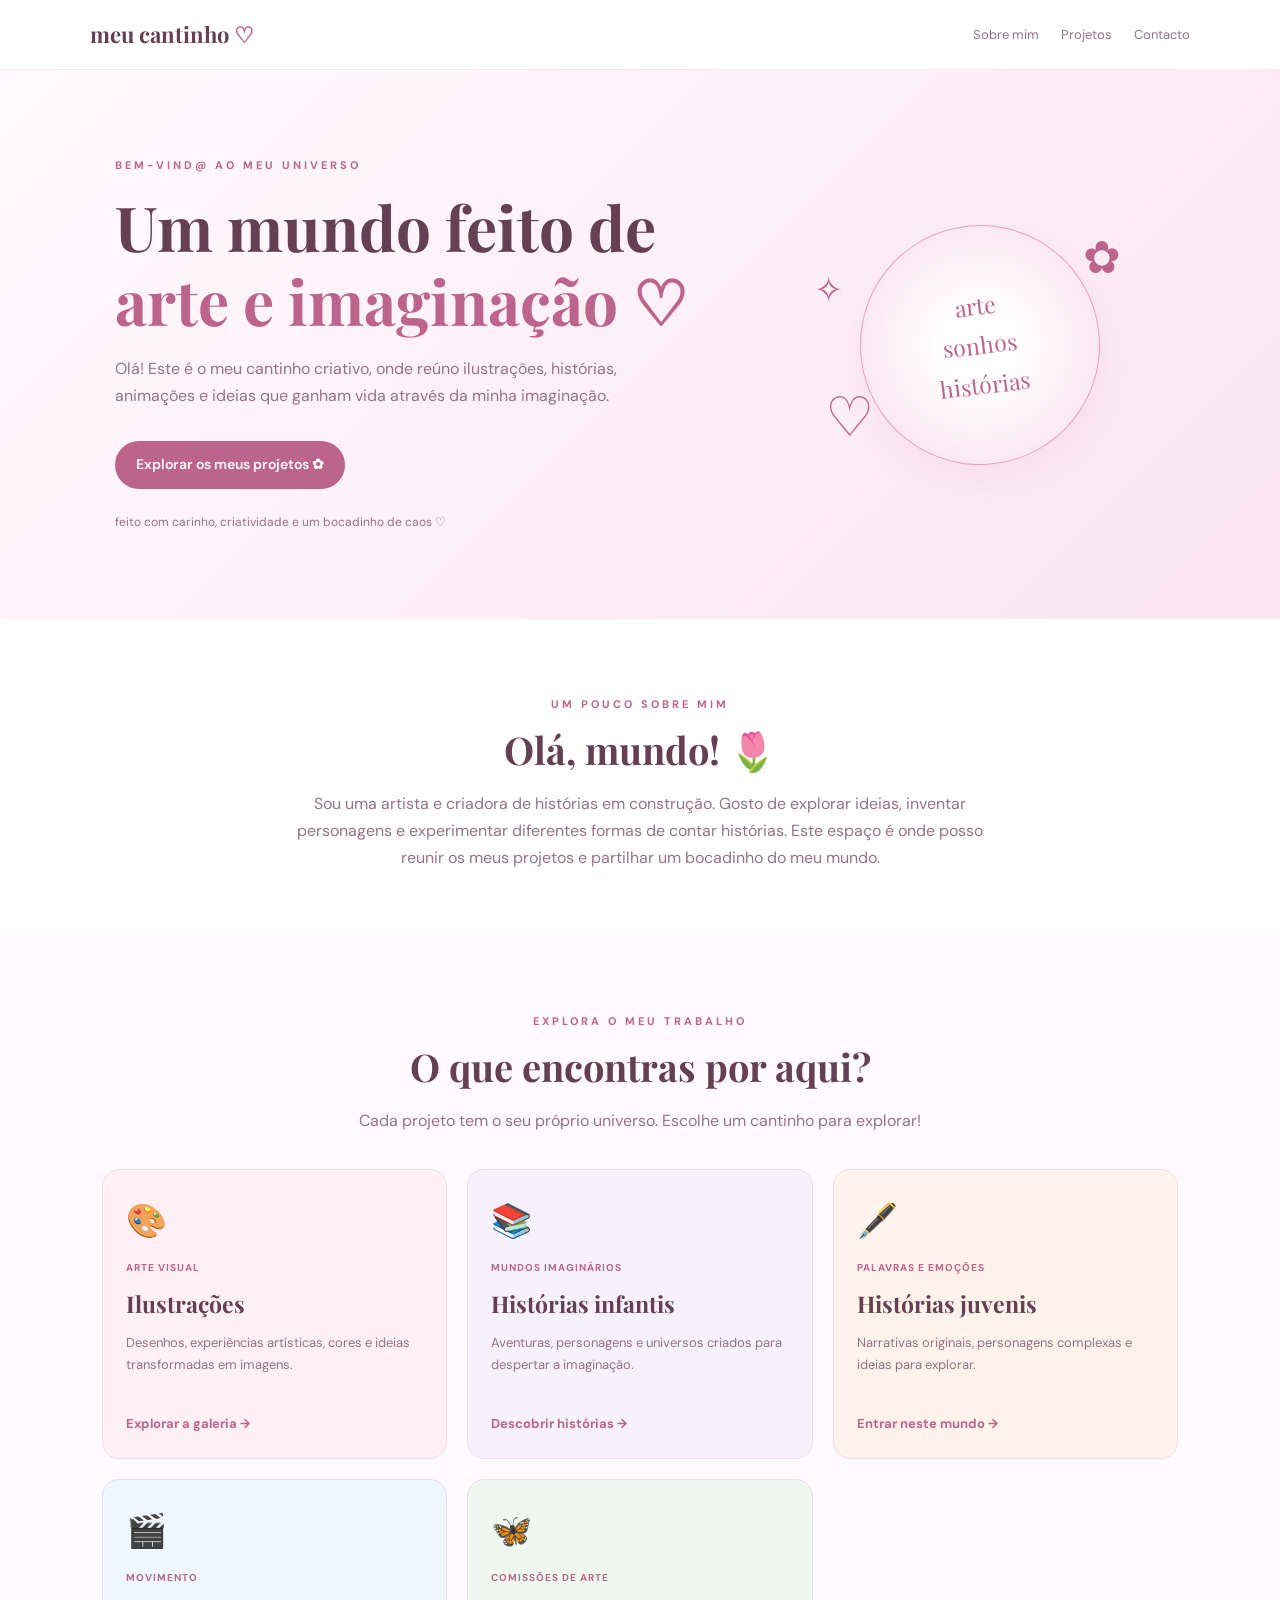
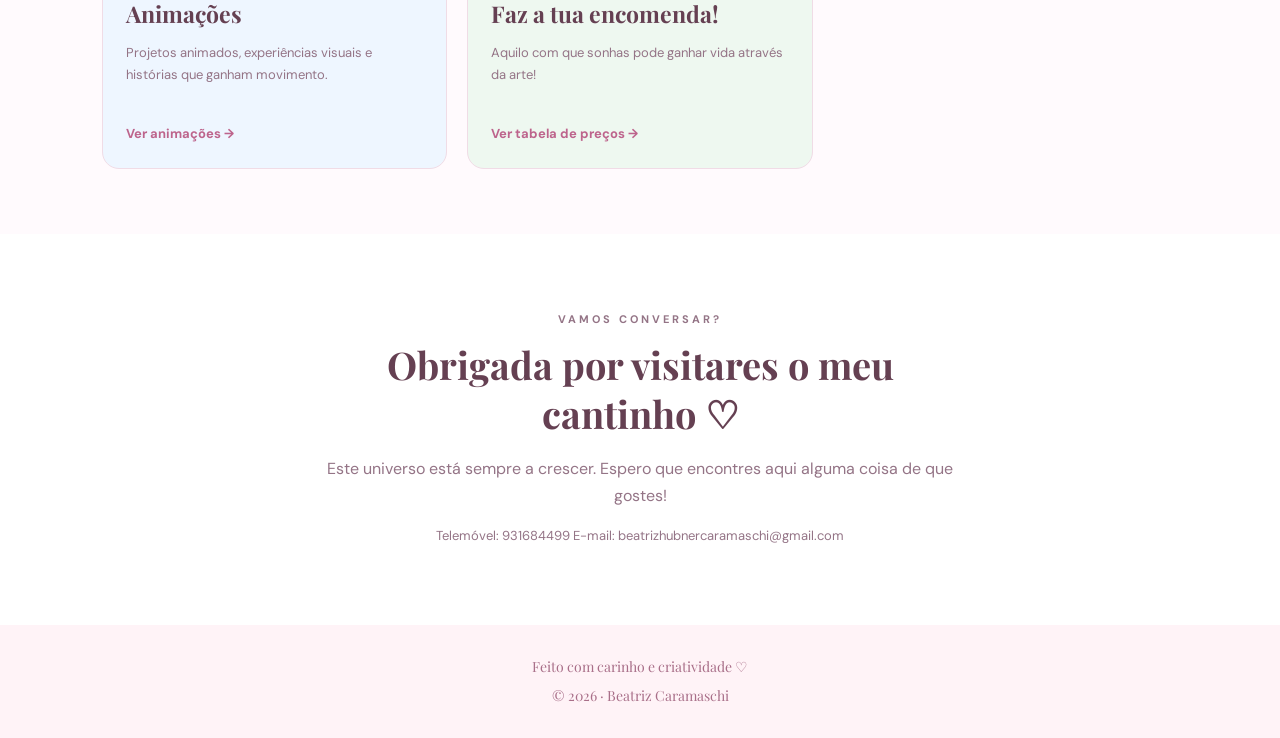
<file: index.html>
<!DOCTYPE html>
<html lang="pt-PT">
<head>
  <meta charset="UTF-8">
  <meta name="viewport" content="width=device-width, initial-scale=1.0">

  <title>O Meu Universo Criativo ♡</title>
  <meta name="description" content="Um portefólio artístico com ilustrações, histórias e animações originais.">

<link rel="stylesheet" href="css/style.css">
</head>

<body>

  <header class="topo">
    <a class="logotipo" href="index.html">
      meu cantinho <span>♡</span>
    </a>

    <nav class="navegacao">
      <a href="#sobre">Sobre mim</a>
      <a href="#projetos">Projetos</a>
      <a href="#contacto">Contacto</a>
    </nav>
  </header>

  <main>
    <section class="hero">
      <div class="hero-conteudo">
        <p class="etiqueta">BEM-VIND@ AO MEU UNIVERSO</p>

        <h1>
          Um mundo feito de
          <span>arte e imaginação ♡</span>
        </h1>

        <p class="hero-descricao">
          Olá! Este é o meu cantinho criativo, onde reúno
          ilustrações, histórias, animações e ideias que
          ganham vida através da minha imaginação.
        </p>

        <a class="botao-principal" href="#projetos">
          Explorar os meus projetos ✿
        </a>

        <p class="pequena-nota">
          feito com carinho, criatividade e um bocadinho de caos ♡
        </p>
      </div>

      <div class="hero-decoracao" aria-label="Decoração floral">
        <span class="flor flor-1">✿</span>
        <span class="flor flor-2">♡</span>
        <span class="flor flor-3">✧</span>
        <div class="circulo">
          <span>arte</span>
          <span>sonhos</span>
          <span>histórias</span>
        </div>
      </div>
    </section>

    <section class="sobre secao" id="sobre">
      <p class="etiqueta">UM POUCO SOBRE MIM</p>

      <h2>Olá, mundo! 🌷</h2>

      <p>
        Sou uma artista e criadora de histórias em construção.
        Gosto de explorar ideias, inventar personagens e
        experimentar diferentes formas de contar histórias.
        Este espaço é onde posso reunir os meus projetos e
        partilhar um bocadinho do meu mundo.
      </p>
    </section>

    <section class="projetos secao" id="projetos">
      <p class="etiqueta">EXPLORA O MEU TRABALHO</p>

      <h2>O que encontras por aqui?</h2>

      <p class="introducao-secao">
        Cada projeto tem o seu próprio universo.
        Escolhe um cantinho para explorar!
      </p>

      <div class="grelha-cartoes">

        <a class="cartao cartao-rosa" href="paginas/ilustracoes.html">
          <div class="icone-cartao">🎨</div>
          <span class="categoria-cartao">ARTE VISUAL</span>
          <h3>Ilustrações</h3>
          <p>
            Desenhos, experiências artísticas,
            cores e ideias transformadas em imagens.
          </p>
          <span class="link-cartao">Explorar a galeria →</span>
        </a>

        <a class="cartao cartao-lilas" href="paginas/historias-infantis.html">
          <div class="icone-cartao">📚</div>
          <span class="categoria-cartao">MUNDOS IMAGINÁRIOS</span>
          <h3>Histórias infantis</h3>
          <p>
            Aventuras, personagens e universos
            criados para despertar a imaginação.
          </p>
          <span class="link-cartao">Descobrir histórias →</span>
        </a>

        <a class="cartao cartao-pessego" href="paginas/historias-juvenis.html">
          <div class="icone-cartao">🖋️</div>
          <span class="categoria-cartao">PALAVRAS E EMOÇÕES</span>
          <h3>Histórias juvenis</h3>
          <p>
            Narrativas originais, personagens
            complexas e ideias para explorar.
          </p>
          <span class="link-cartao">Entrar neste mundo →</span>
        </a>

        <a class="cartao cartao-azul" href="Portfolio_Neon
/paginas/animacoes.html">
          <div class="icone-cartao">🎬</div>
          <span class="categoria-cartao">MOVIMENTO</span>
          <h3>Animações</h3>
          <p>
            Projetos animados, experiências visuais
            e histórias que ganham movimento.
          </p>
          <span class="link-cartao">Ver animações →</span>
        </a>

        
<a class="cartao cartao-verde" href="paginas/comissions.html">
  <div class="icone-cartao">🦋</div>

  <span class="categoria-cartao">COMISSÕES DE ARTE</span>

  <h3>Faz a tua encomenda!</h3>

  <p>
    Aquilo com que sonhas pode ganhar vida através da arte!
  </p>

  <span class="link-cartao">Ver tabela de preços →</span>
</a>


    
      </div>
    </section>

    <section class="contacto secao" id="contacto">
      <p class="etiqueta">VAMOS CONVERSAR?</p>
      <h2>Obrigada por visitares o meu cantinho ♡</h2>
      <p>
        Este universo está sempre a crescer.
        Espero que encontres aqui alguma coisa de que gostes!
      </p>
      <p class="contacto-nota">
        Telemóvel: 931684499
        E-mail: beatrizhubnercaramaschi@gmail.com
      </p>
    </section>
  </main>

  <footer class="rodape">
    <p>Feito com carinho e criatividade ♡</p>
    <p>© 2026 · Beatriz Caramaschi</p>
  </footer>

</body>
</html>
</file>
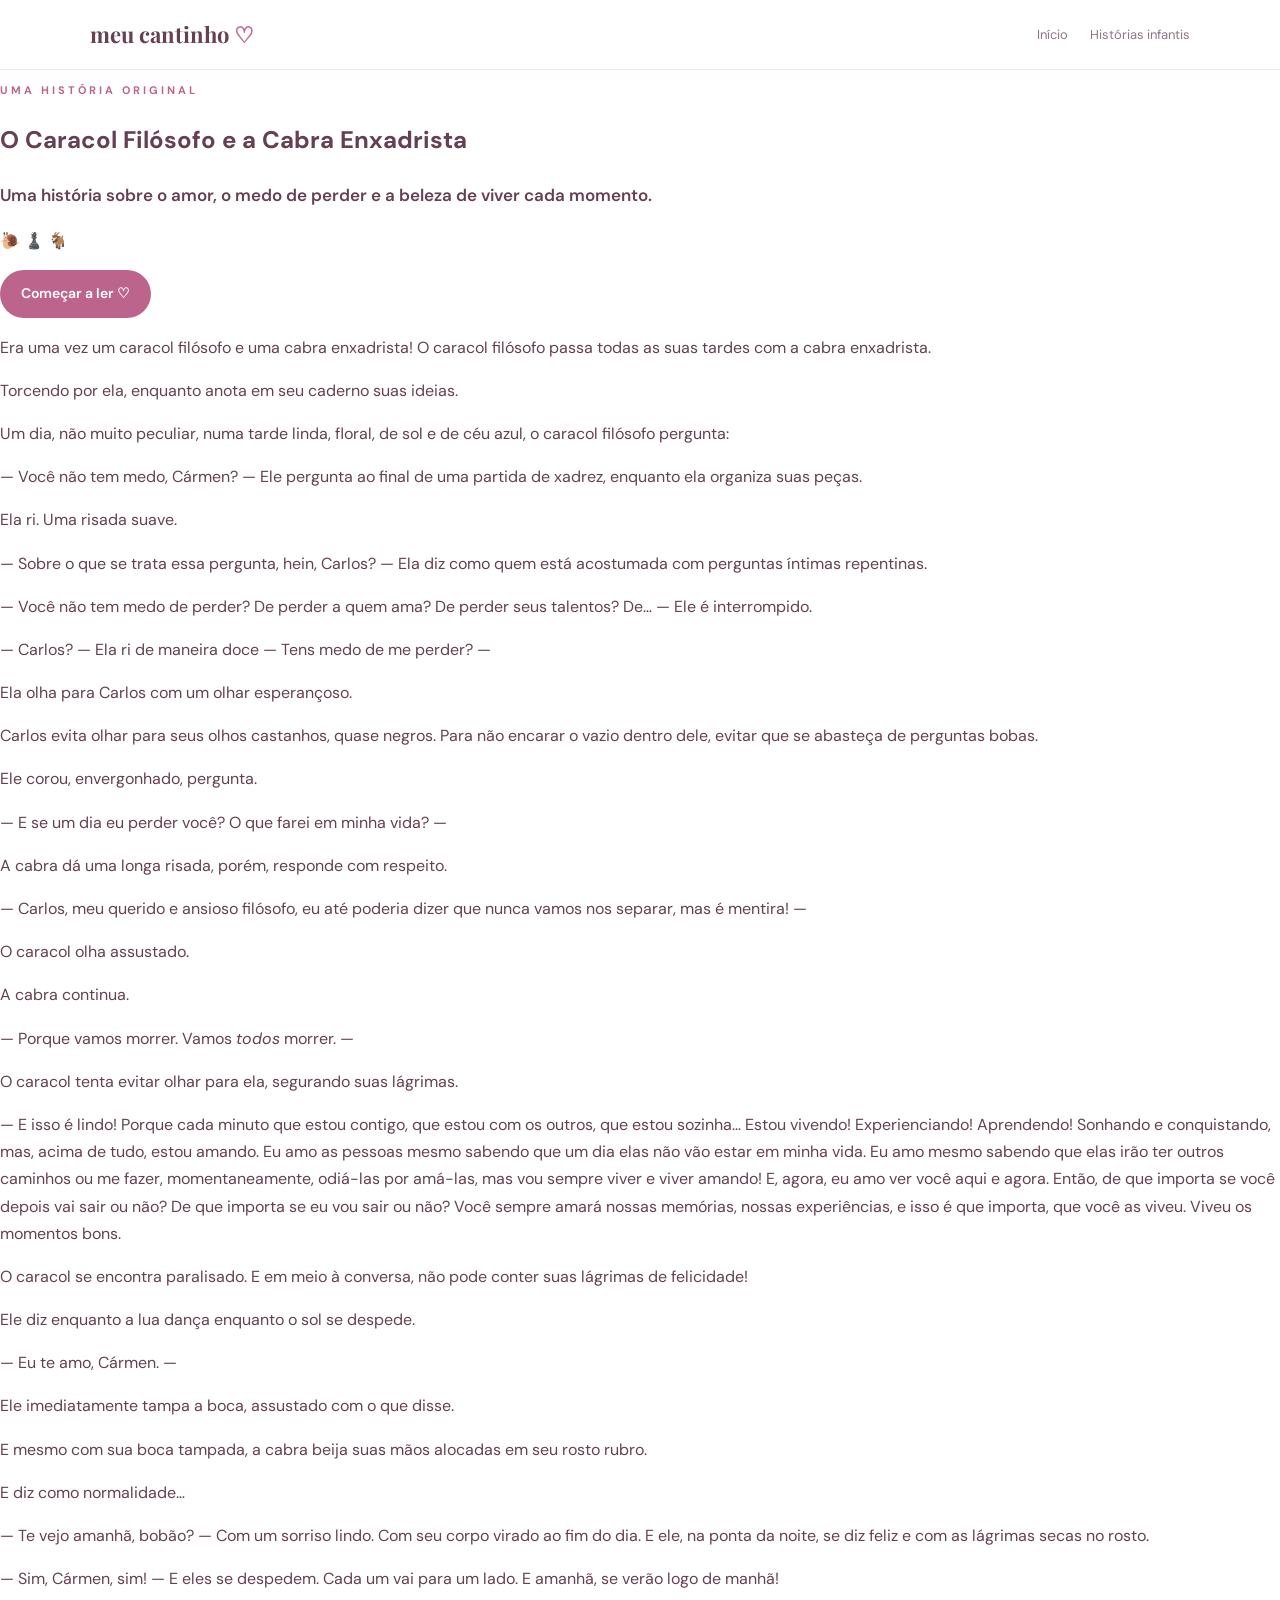
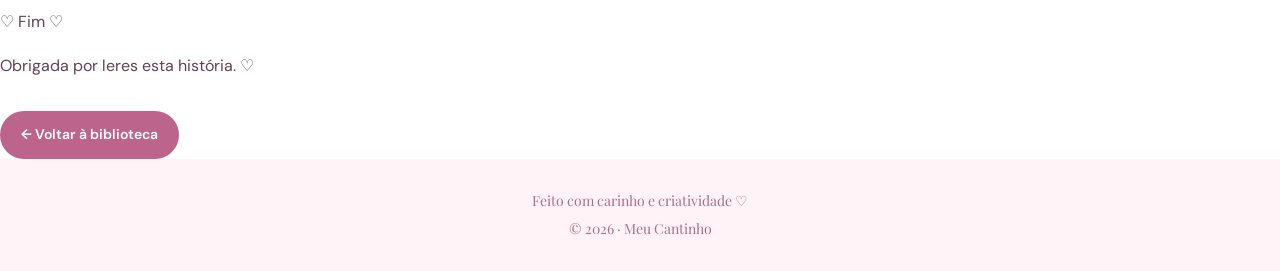
<file: caracol-filosofo.html>
<!DOCTYPE html>
<html lang="pt-PT">
<head>
  <meta charset="UTF-8">
  <meta name="viewport" content="width=device-width, initial-scale=1.0">

  <meta name="description" content="Lê O Caracol Filósofo e a Cabra Enxadrista, uma história sobre o amor, a amizade e a beleza de viver o presente.">

  <title>O Caracol Filósofo e a Cabra Enxadrista ♡</title>

  <link rel="stylesheet" href="../css/style.css">
</head>

<body>

  <header class="topo">
    <a class="logotipo" href="../index.html">
      meu cantinho <span>♡</span>
    </a>

    <nav class="navegacao">
      <a href="../index.html">Início</a>
      <a href="historias-infantis.html">Histórias infantis</a>
    </nav>
  </header>

  <main class="pagina-conto">

    <section class="cabecalho-conto">
      <p class="etiqueta">UMA HISTÓRIA ORIGINAL</p>

      <h1>O Caracol Filósofo e a Cabra Enxadrista</h1>

      <p class="subtitulo-livro">
        Uma história sobre o amor, o medo de perder
        e a beleza de viver cada momento.
      </p>

      <div class="ilustracao-conto">
        <span>🐌</span>
        <span>♟️</span>
        <span>🐐</span>
      </div>

      <a class="botao-principal" href="#ler-historia">
        Começar a ler ♡
      </a>
    </section>

    <article class="texto-conto" id="ler-historia">

      <p>Era uma vez um caracol filósofo e uma cabra enxadrista! O caracol filósofo passa todas as suas tardes com a cabra enxadrista.</p>

      <p>Torcendo por ela, enquanto anota em seu caderno suas ideias.</p>

      <p>Um dia, não muito peculiar, numa tarde linda, floral, de sol e de céu azul, o caracol filósofo pergunta:</p>

      <p>— Você não tem medo, Cármen? — Ele pergunta ao final de uma partida de xadrez, enquanto ela organiza suas peças.</p>

      <p>Ela ri. Uma risada suave.</p>

      <p>— Sobre o que se trata essa pergunta, hein, Carlos? — Ela diz como quem está acostumada com perguntas íntimas repentinas.</p>

      <p>— Você não tem medo de perder? De perder a quem ama? De perder seus talentos? De… — Ele é interrompido.</p>

      <p>— Carlos? — Ela ri de maneira doce — Tens medo de me perder? —</p>

      <p>Ela olha para Carlos com um olhar esperançoso.</p>

      <p>Carlos evita olhar para seus olhos castanhos, quase negros. Para não encarar o vazio dentro dele, evitar que se abasteça de perguntas bobas.</p>

      <p>Ele corou, envergonhado, pergunta.</p>

      <p>— E se um dia eu perder você? O que farei em minha vida? —</p>

      <p>A cabra dá uma longa risada, porém, responde com respeito.</p>

      <p>— Carlos, meu querido e ansioso filósofo, eu até poderia dizer que nunca vamos nos separar, mas é mentira! —</p>

      <p>O caracol olha assustado.</p>

      <p>A cabra continua.</p>

      <p>— Porque vamos morrer. Vamos <em>todos</em> morrer. —</p>

      <p>O caracol tenta evitar olhar para ela, segurando suas lágrimas.</p>

      <p>— E isso é lindo! Porque cada minuto que estou contigo, que estou com os outros, que estou sozinha… Estou vivendo! Experienciando! Aprendendo! Sonhando e conquistando, mas, acima de tudo, estou amando. Eu amo as pessoas mesmo sabendo que um dia elas não vão estar em minha vida. Eu amo mesmo sabendo que elas irão ter outros caminhos ou me fazer, momentaneamente, odiá-las por amá-las, mas vou sempre viver e viver amando! E, agora, eu amo ver você aqui e agora. Então, de que importa se você depois vai sair ou não? De que importa se eu vou sair ou não? Você sempre amará nossas memórias, nossas experiências, e isso é que importa, que você as viveu. Viveu os momentos bons.</p>

      <p>O caracol se encontra paralisado. E em meio à conversa, não pode conter suas lágrimas de felicidade!</p>

      <p>Ele diz enquanto a lua dança enquanto o sol se despede.</p>

      <p>— Eu te amo, Cármen. —</p>

      <p>Ele imediatamente tampa a boca, assustado com o que disse.</p>

      <p>E mesmo com sua boca tampada, a cabra beija suas mãos alocadas em seu rosto rubro.</p>

      <p>E diz como normalidade…</p>

      <p>— Te vejo amanhã, bobão? — Com um sorriso lindo. Com seu corpo virado ao fim do dia. E ele, na ponta da noite, se diz feliz e com as lágrimas secas no rosto.</p>

      <p>— Sim, Cármen, sim! — E eles se despedem. Cada um vai para um lado. E amanhã, se verão logo de manhã!</p>

      <p class="fim-conto">♡ Fim ♡</p>

    </article>

    <section class="rodape-conto">
      <p>Obrigada por leres esta história. ♡</p>

      <a class="botao-principal" href="historias-infantis.html">
        ← Voltar à biblioteca
      </a>
    </section>

  </main>

  <footer class="rodape">
    <p>Feito com carinho e criatividade ♡</p>
    <p>© 2026 · Meu Cantinho</p>
  </footer>

</body>
</html>
</file>
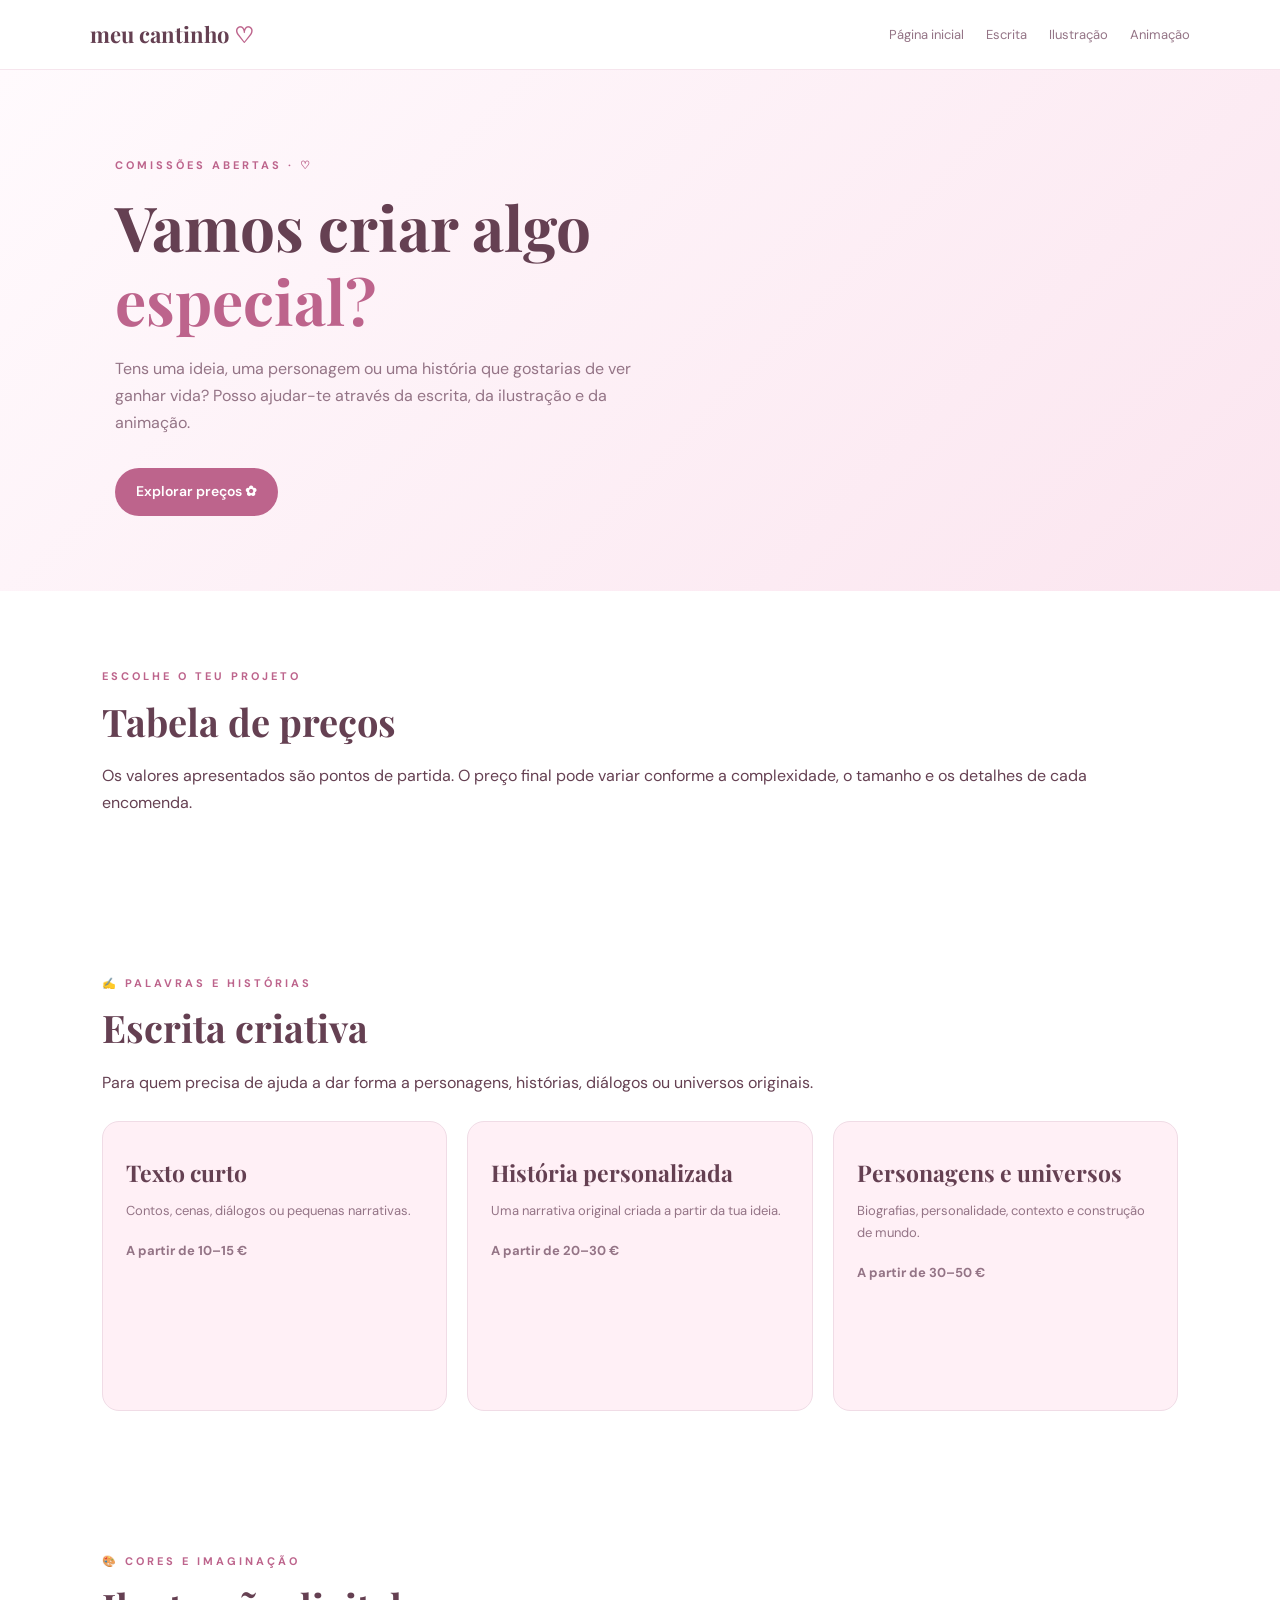
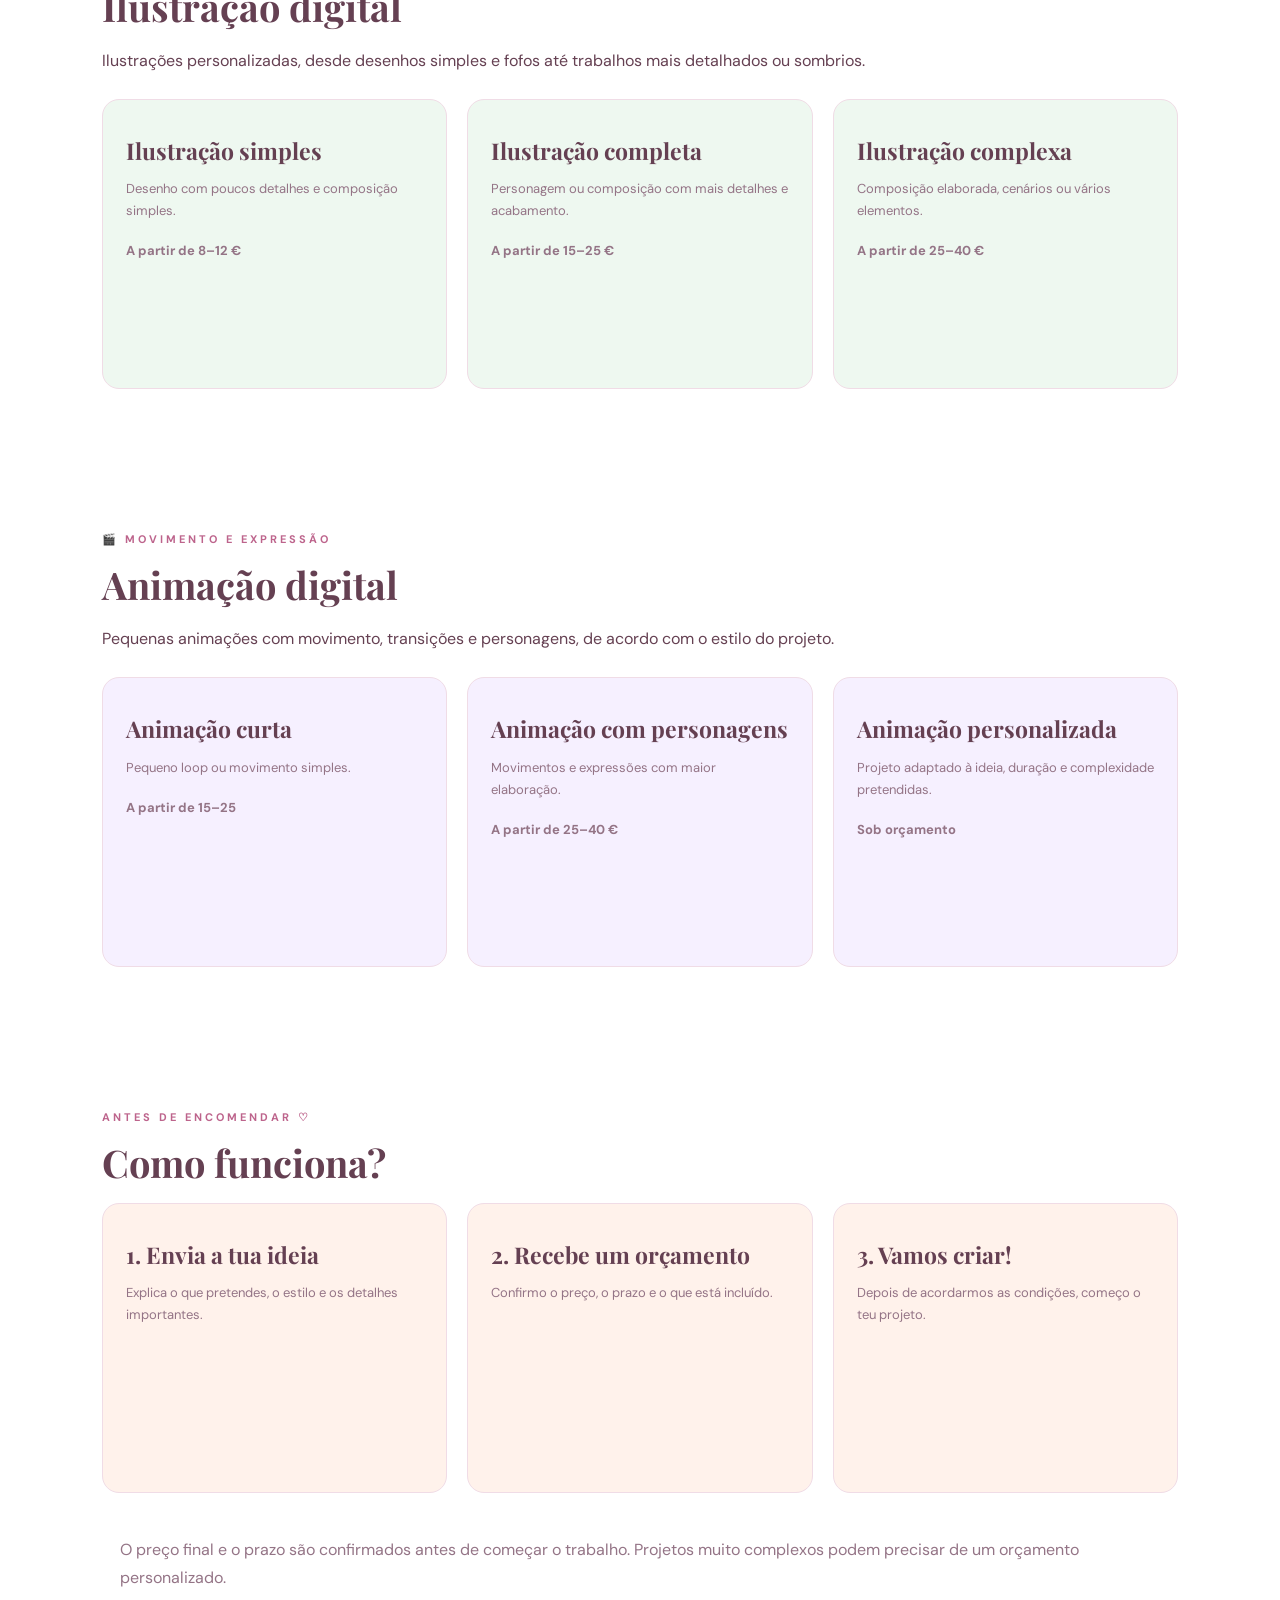
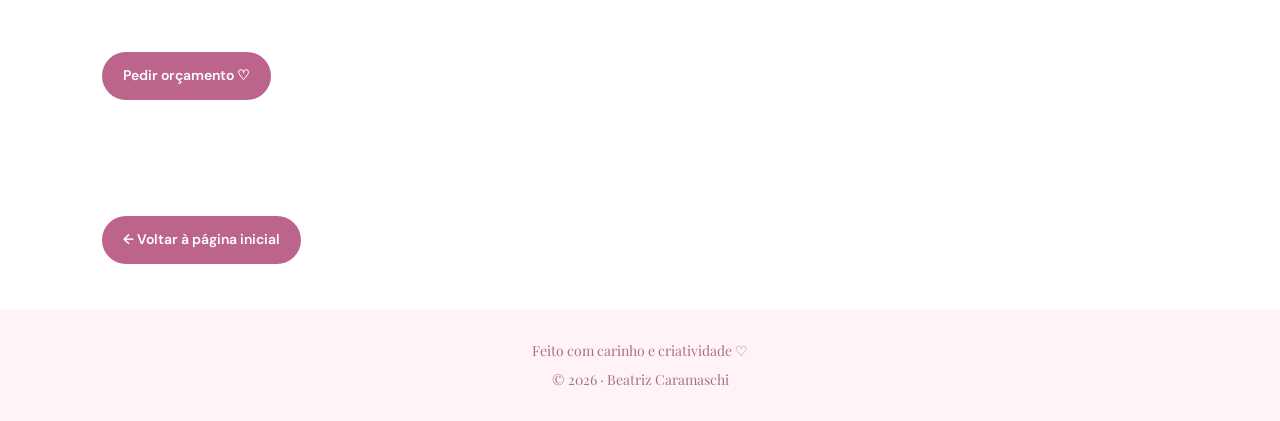
<file: comissions.html>
<!DOCTYPE html>
<html lang="pt-PT">
<head>
  <meta charset="UTF-8">
  <meta name="viewport" content="width=device-width, initial-scale=1.0">

  <meta name="description" content="Tabela de preços para comissões de escrita criativa, ilustração digital e animação.">

  <title>Comissões | Meu Cantinho ♡</title>

  <link rel="stylesheet" href="../css/style.css">
</head>

<body>

  <header class="topo">
    <a class="logotipo" href="../index.html">
      meu cantinho <span>♡</span>
    </a>

    <nav class="navegacao">
      <a href="../index.html">Página inicial</a>
      <a href="#escrita">Escrita</a>
      <a href="#ilustracao">Ilustração</a>
      <a href="#animacao">Animação</a>
    </nav>
  </header>

  <main>

    <section class="hero">
      <div class="hero-conteudo">
        <p class="etiqueta">COMISSÕES ABERTAS · ♡</p>

        <h1>Vamos criar algo <span>especial?</span></h1>

        <p class="hero-descricao">
          Tens uma ideia, uma personagem ou uma história
          que gostarias de ver ganhar vida? Posso ajudar-te
          através da escrita, da ilustração e da animação.
        </p>

        <a class="botao-principal" href="#precos">
          Explorar preços ✿
        </a>
      </div>
    </section>

    <section class="secao" id="precos">
      <p class="etiqueta">ESCOLHE O TEU PROJETO</p>
      <h2>Tabela de preços</h2>

      <p>
        Os valores apresentados são pontos de partida.
        O preço final pode variar conforme a complexidade,
        o tamanho e os detalhes de cada encomenda.
      </p>
    </section>

    <!-- ESCRITA CRIATIVA -->

    <section class="secao tabela-comissao" id="escrita">
      <p class="etiqueta">✍️ PALAVRAS E HISTÓRIAS</p>
      <h2>Escrita criativa</h2>

      <p>
        Para quem precisa de ajuda a dar forma a personagens,
        histórias, diálogos ou universos originais.
      </p>

      <div class="grelha-cartoes">

        <article class="cartao cartao-rosa">
          <h3>Texto curto</h3>
          <p>Contos, cenas, diálogos ou pequenas narrativas.</p>
          <p class="preco-comissao">A partir de 10–15 €</p>
        </article>

        <article class="cartao cartao-rosa">
          <h3>História personalizada</h3>
          <p>Uma narrativa original criada a partir da tua ideia.</p>
          <p class="preco-comissao">A partir de 20–30 €</p>
        </article>

        <article class="cartao cartao-rosa">
          <h3>Personagens e universos</h3>
          <p>Biografias, personalidade, contexto e construção de mundo.</p>
          <p class="preco-comissao">A partir de 30–50 €</p>
        </article>

      </div>
    </section>

    <!-- ILUSTRAÇÃO DIGITAL -->

    <section class="secao tabela-comissao" id="ilustracao">
      <p class="etiqueta">🎨 CORES E IMAGINAÇÃO</p>
      <h2>Ilustração digital</h2>

      <p>
        Ilustrações personalizadas, desde desenhos simples
        e fofos até trabalhos mais detalhados ou sombrios.
      </p>

      <div class="grelha-cartoes">

        <article class="cartao cartao-verde">
          <h3>Ilustração simples</h3>
          <p>Desenho com poucos detalhes e composição simples.</p>
          <p class="preco-comissao">A partir de 8–12 €</p>
        </article>

        <article class="cartao cartao-verde">
          <h3>Ilustração completa</h3>
          <p>Personagem ou composição com mais detalhes e acabamento.</p>
          <p class="preco-comissao">A partir de 15–25 €</p>
        </article>

        <article class="cartao cartao-verde">
          <h3>Ilustração complexa</h3>
          <p>Composição elaborada, cenários ou vários elementos.</p>
          <p class="preco-comissao">A partir de 25–40 €</p>
        </article>

      </div>
    </section>

    <!-- ANIMAÇÃO DIGITAL -->

    <section class="secao tabela-comissao" id="animacao">
      <p class="etiqueta">🎬 MOVIMENTO E EXPRESSÃO</p>
      <h2>Animação digital</h2>

      <p>
        Pequenas animações com movimento, transições e
        personagens, de acordo com o estilo do projeto.
      </p>

      <div class="grelha-cartoes">

        <article class="cartao cartao-lilas">
          <h3>Animação curta</h3>
          <p>Pequeno loop ou movimento simples.</p>
          <p class="preco-comissao">A partir de 15–25</p>
        </article>

        <article class="cartao cartao-lilas">
          <h3>Animação com personagens</h3>
          <p>Movimentos e expressões com maior elaboração.</p>
          <p class="preco-comissao">A partir de 25–40 €</p>
        </article>

        <article class="cartao cartao-lilas">
          <h3>Animação personalizada</h3>
          <p>Projeto adaptado à ideia, duração e complexidade pretendidas.</p>
          <p class="preco-comissao">Sob orçamento</p>
        </article>

      </div>
    </section>

    <!-- CONDIÇÕES -->

    <section class="secao">
      <p class="etiqueta">ANTES DE ENCOMENDAR ♡</p>
      <h2>Como funciona?</h2>

      <div class="grelha-cartoes">

        <article class="cartao cartao-pessego">
          <h3>1. Envia a tua ideia</h3>
          <p>Explica o que pretendes, o estilo e os detalhes importantes.</p>
        </article>

        <article class="cartao cartao-pessego">
          <h3>2. Recebe um orçamento</h3>
          <p>Confirmo o preço, o prazo e o que está incluído.</p>
        </article>

        <article class="cartao cartao-pessego">
          <h3>3. Vamos criar!</h3>
          <p>Depois de acordarmos as condições, começo o teu projeto.</p>
        </article>

      </div>

      <p class="nota-comissao">
        O preço final e o prazo são confirmados antes de
        começar o trabalho. Projetos muito complexos podem
        precisar de um orçamento personalizado.
      </p>

      <a class="botao-principal" href="mailto:TEUEMAIL@EXEMPLO.COM?subject=Pedido%20de%20comiss%C3%A3o">
        Pedir orçamento ♡
      </a>
    </section>

    <section class="secao voltar">
      <a class="botao-principal" href="../index.html">
        ← Voltar à página inicial
      </a>
    </section>

  </main>

  <footer class="rodape">
    <p>Feito com carinho e criatividade ♡</p>
    <p>© 2026 · Beatriz Caramaschi</p>
  </footer>

</body>
</html>
</file>
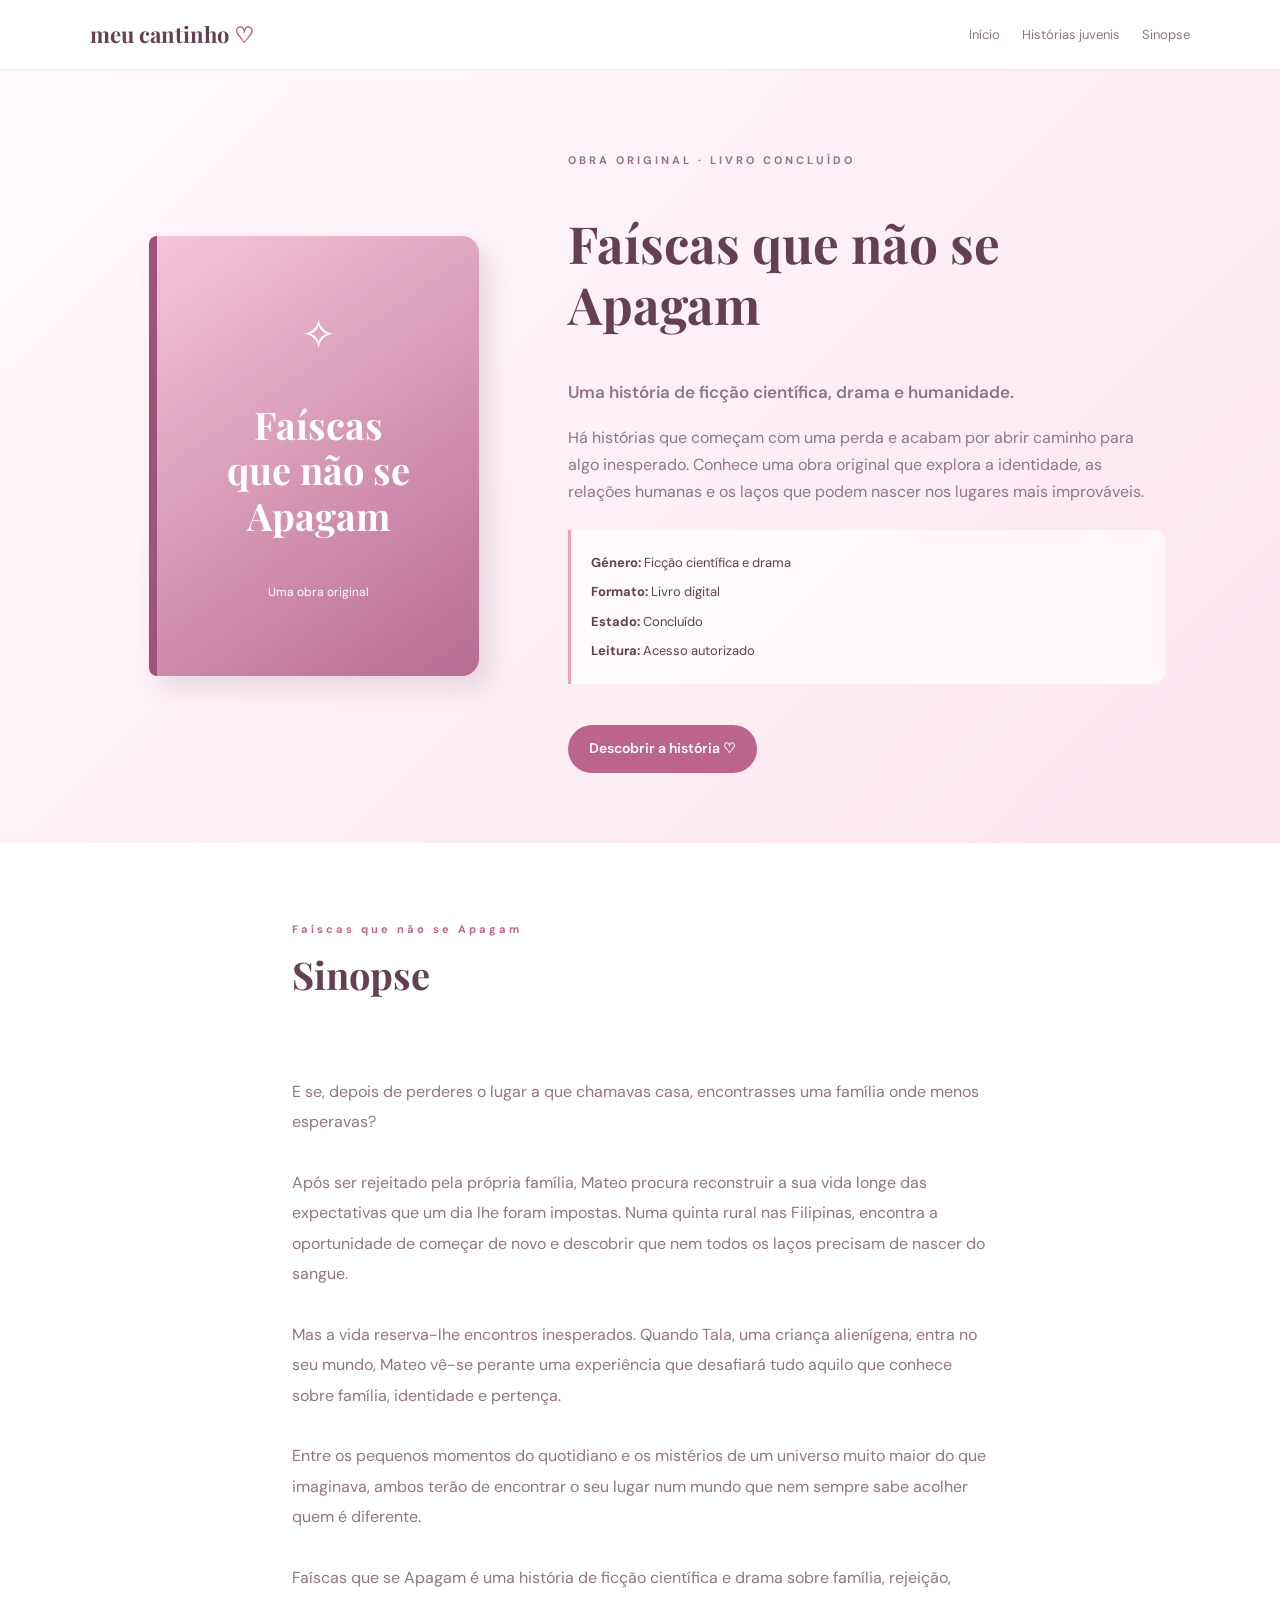
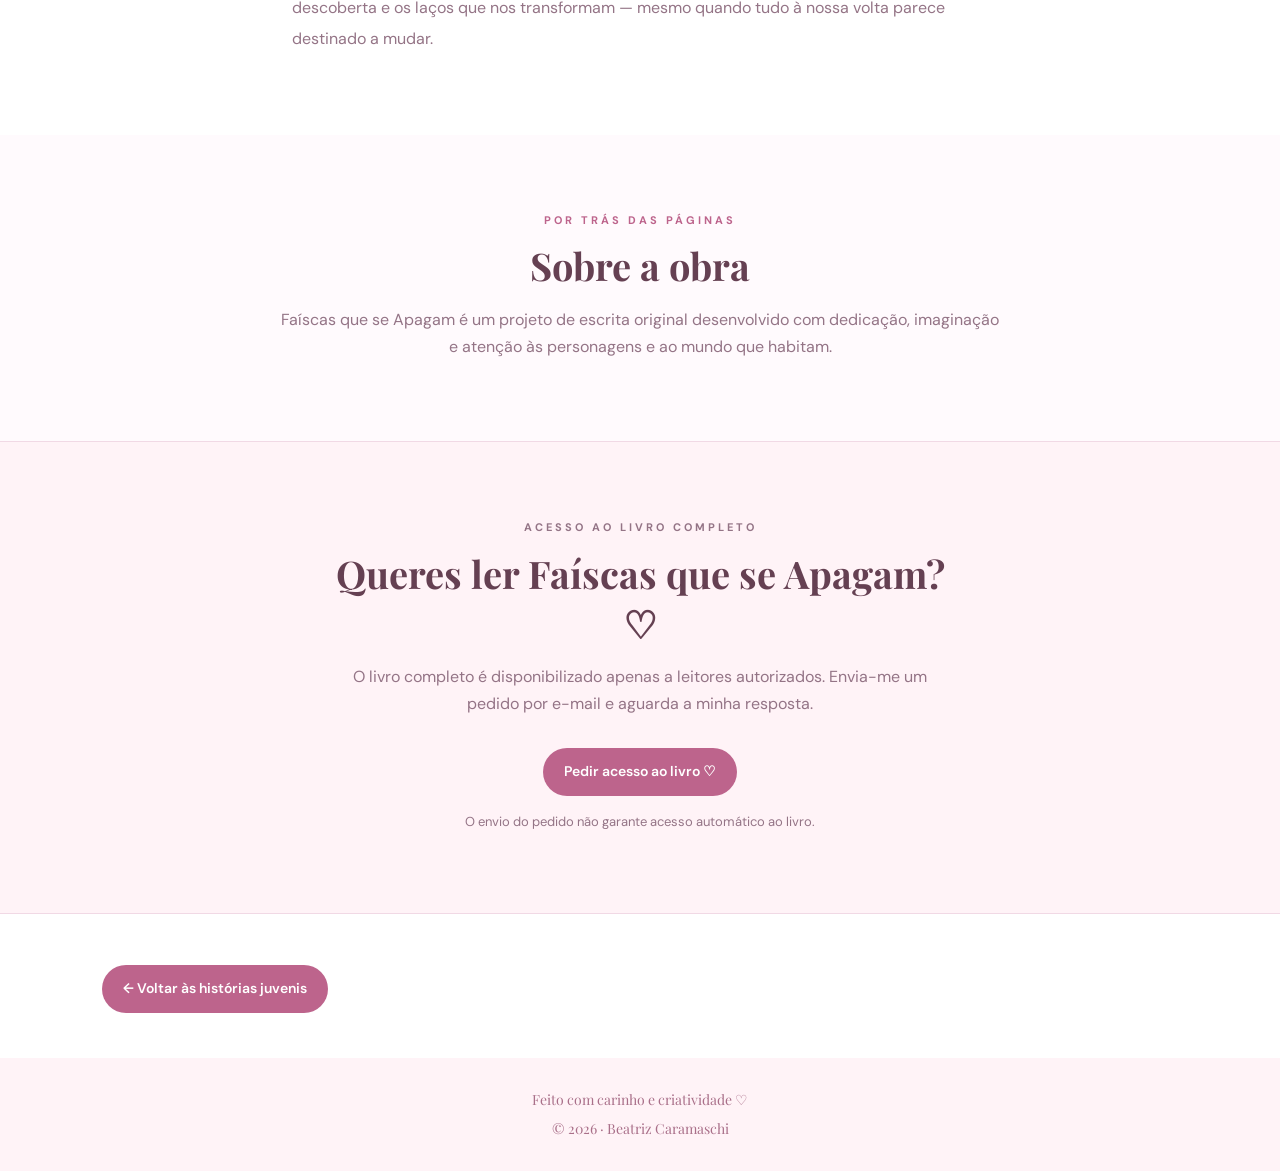
<file: faíscas-que-se-apagam.html>
<!DOCTYPE html>
<html lang="pt-PT">
<head>
  <meta charset="UTF-8">
  <meta name="viewport" content="width=device-width, initial-scale=1.0">

  <meta name="description" content="Conhece Faíscas que se Apagam, uma obra original de ficção científica e drama.">

  <title>Faíscas que se Apagam | Meu Cantinho ♡</title>
  <link rel="stylesheet" href="../css/style.css">
</head>

<body>

  <header class="topo">
    <a class="logotipo" href="../index.html">
      meu cantinho <span>♡</span>
    </a>

    <nav class="navegacao">
      <a href="../index.html">Início</a>
      <a href="historias-juvenis.html">Histórias juvenis</a>
      <a href="#sinopse">Sinopse</a>
    </nav>
  </header>

  <main>

    <section class="pagina-livro">

      <div class="livro-capa">
        <!-- Substitui esta capa pela capa oficial do livro -->
        <div class="capa-provisoria">
          <span class="simbolo-livro">✧</span>
          <h2>Faíscas<br>que não se Apagam</h2>
          <p>Uma obra original</p>
        </div>
      </div>

      <div class="livro-informacao">
        <p class="etiqueta">OBRA ORIGINAL · LIVRO CONCLUÍDO</p>

        <h1>Faíscas que não se Apagam</h1>

        <p class="subtitulo-livro">
          Uma história de ficção científica, drama e humanidade.
        </p>

        <p>
          Há histórias que começam com uma perda e acabam
          por abrir caminho para algo inesperado.
          Conhece uma obra original que explora a identidade,
          as relações humanas e os laços que podem nascer
          nos lugares mais improváveis.
        </p>

        <div class="detalhes-livro">
          <p><strong>Género:</strong> Ficção científica e drama</p>
          <p><strong>Formato:</strong> Livro digital</p>
          <p><strong>Estado:</strong> Concluído</p>
          <p><strong>Leitura:</strong> Acesso autorizado</p>
        </div>

        <a class="botao-principal" href="#sinopse">
          Descobrir a história ♡
        </a>
      </div>

    </section>

    <section class="secao sinopse" id="sinopse">
      <p class="etiqueta">Faíscas que não se Apagam</p>
      <h2>Sinopse</h2>
      <p>

E se, depois de perderes o lugar a que chamavas casa, encontrasses uma família onde menos esperavas?

Após ser rejeitado pela própria família, Mateo procura reconstruir a sua vida longe das expectativas que um dia lhe foram impostas. Numa quinta rural nas Filipinas, encontra a oportunidade de começar de novo e descobrir que nem todos os laços precisam de nascer do sangue.

Mas a vida reserva-lhe encontros inesperados. Quando Tala, uma criança alienígena, entra no seu mundo, Mateo vê-se perante uma experiência que desafiará tudo aquilo que conhece sobre família, identidade e pertença.

Entre os pequenos momentos do quotidiano e os mistérios de um universo muito maior do que imaginava, ambos terão de encontrar o seu lugar num mundo que nem sempre sabe acolher quem é diferente.

Faíscas que se Apagam é uma história de ficção científica e drama sobre família, rejeição, descoberta e os laços que nos transformam — mesmo quando tudo à nossa volta parece destinado a mudar.
      </p>

    </section>

    <section class="secao sobre-obra">
      <p class="etiqueta">POR TRÁS DAS PÁGINAS</p>
      <h2>Sobre a obra</h2>

      <p>
        Faíscas que se Apagam é um projeto de escrita original
        desenvolvido com dedicação, imaginação e atenção às
        personagens e ao mundo que habitam.
      </p>
    </section>

    
<section class="secao acesso-livro" id="acesso-livro">
  <p class="etiqueta">ACESSO AO LIVRO COMPLETO</p>

  <h2>Queres ler Faíscas que se Apagam? ♡</h2>

  <p>
    O livro completo é disponibilizado apenas a leitores
    autorizados. Envia-me um pedido por e-mail e aguarda
    a minha resposta.
  </p>

  <a
    class="botao-principal"
    href="https://drive.google.com/file/d/1c8cSHHlw8Q0STi_cHXupyd4MaCjx0Bho/view?usp=drive_link"
  >
    Pedir acesso ao livro ♡
  </a>

  <p class="contacto-nota">
    O envio do pedido não garante acesso automático ao livro.
  </p>
</section>


    <section class="secao voltar">
      <a class="botao-principal" href="historias-juvenis.html">
        ← Voltar às histórias juvenis
      </a>
    </section>

  </main>

  <footer class="rodape">
    <p>Feito com carinho e criatividade ♡</p>
    <p>© 2026 · Beatriz Caramaschi</p>
  </footer>

</body>
</html>
</file>
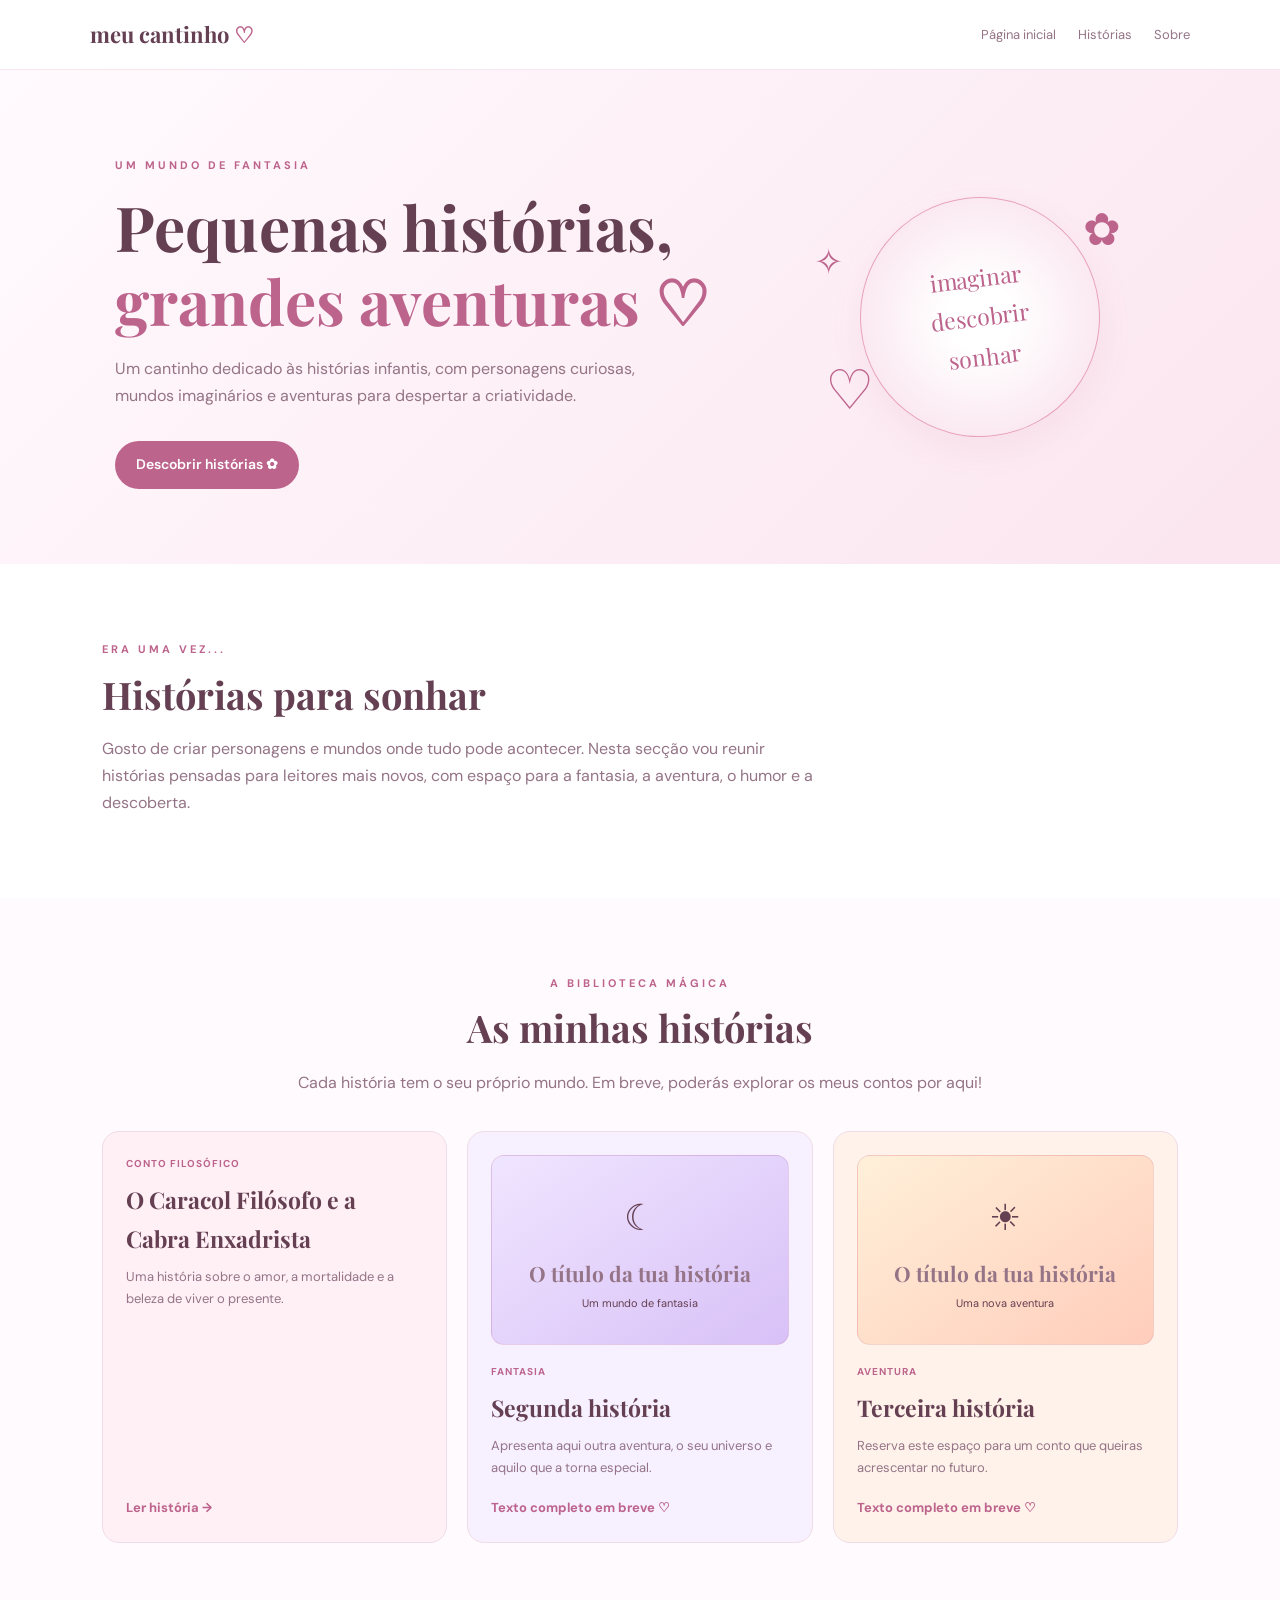
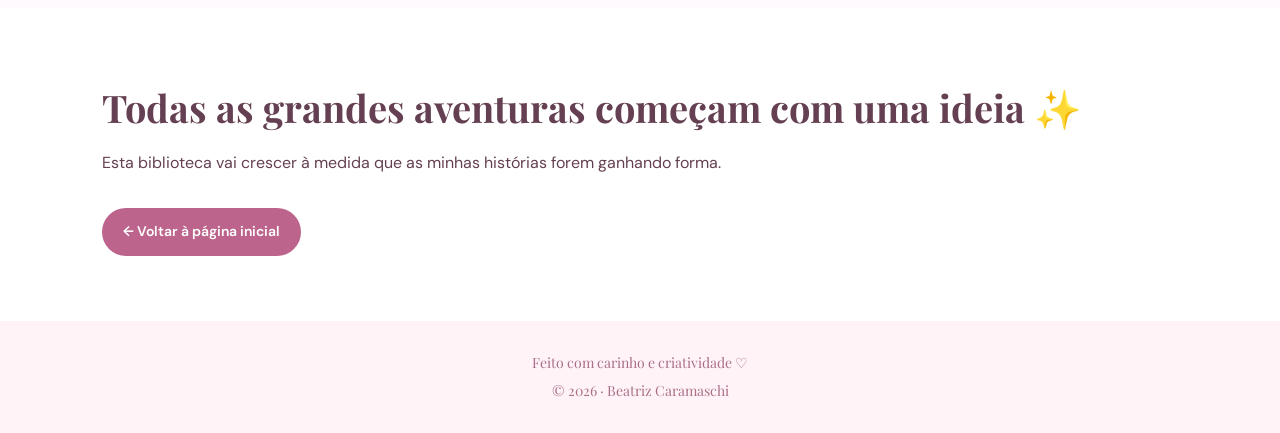
<file: historias-infantis.html>
<!DOCTYPE html>
<html lang="pt-PT">
<head>
  <meta charset="UTF-8">
  <meta name="viewport" content="width=device-width, initial-scale=1.0">
  <title>Histórias Infantis | Meu Cantinho ♡</title>
  <link rel="stylesheet" href="../css/style.css">
</head>

<body>

  <header class="topo">
    <a class="logotipo" href="../index.html">
      meu cantinho <span>♡</span>
    </a>

    <nav class="navegacao">
      <a href="../index.html">Página inicial</a>
      <a href="#historias">Histórias</a>
      <a href="#sobre">Sobre</a>
    </nav>
  </header>

  <main>
    <section class="hero">
      <div class="hero-conteudo">
        <p class="etiqueta">UM MUNDO DE FANTASIA</p>

        <h1>Pequenas histórias, <span>grandes aventuras ♡</span></h1>

        <p class="hero-descricao">
          Um cantinho dedicado às histórias infantis,
          com personagens curiosas, mundos imaginários
          e aventuras para despertar a criatividade.
        </p>

        <a class="botao-principal" href="#historias">
          Descobrir histórias ✿
        </a>
      </div>

      <div class="hero-decoracao">
        <span class="flor flor-1">✿</span>
        <span class="flor flor-2">♡</span>
        <span class="flor flor-3">✧</span>

        <div class="circulo">
          <span>imaginar</span>
          <span>descobrir</span>
          <span>sonhar</span>
        </div>
      </div>
    </section>

    <section class="secao" id="sobre">
      <p class="etiqueta">ERA UMA VEZ...</p>
      <h2>Histórias para sonhar</h2>

      <p>
        Gosto de criar personagens e mundos onde tudo
        pode acontecer. Nesta secção vou reunir histórias
        pensadas para leitores mais novos, com espaço
        para a fantasia, a aventura, o humor e a descoberta.
      </p>
    </section>

    <section class="projetos secao" id="historias">
      <p class="etiqueta">A BIBLIOTECA MÁGICA</p>
      <h2>As minhas histórias</h2>

      <p class="introducao-secao">
        Cada história tem o seu próprio mundo.
        Em breve, poderás explorar os meus contos por aqui!
      </p>

      <div class="grelha-cartoes">


<a href="caracol-filosofo.html" class="cartao cartao-rosa">
  <span class="categoria-cartao">CONTO FILOSÓFICO</span>

  <h3>O Caracol Filósofo e a Cabra Enxadrista</h3>

  <p>
    Uma história sobre o amor, a mortalidade
    e a beleza de viver o presente.
  </p>

  <span class="link-cartao">Ler história →</span>
</a>


        <article class="cartao cartao-lilas">
          <div class="capa-historia capa-lilas">
            <span>☾</span>
            <p>O título da tua história</p>
            <small>Um mundo de fantasia</small>
          </div>

          <span class="categoria-cartao">FANTASIA</span>
          <h3>Segunda história</h3>
          <p>
            Apresenta aqui outra aventura, o seu
            universo e aquilo que a torna especial.
          </p>

          <span class="link-cartao">Texto completo em breve ♡</span>
        </article>

        <article class="cartao cartao-pessego">
          <div class="capa-historia capa-pessego">
            <span>☀</span>
            <p>O título da tua história</p>
            <small>Uma nova aventura</small>
          </div>

          <span class="categoria-cartao">AVENTURA</span>
          <h3>Terceira história</h3>
          <p>
            Reserva este espaço para um conto
            que queiras acrescentar no futuro.
          </p>

          <span class="link-cartao">Texto completo em breve ♡</span>
        </article>

      </div>
    </section>

    <section class="secao">
      <h2>Todas as grandes aventuras começam com uma ideia ✨</h2>
      <p>
        Esta biblioteca vai crescer à medida que as minhas
        histórias forem ganhando forma.
      </p>

      <a class="botao-principal" href="../index.html">
        ← Voltar à página inicial
      </a>
    </section>
  </main>

  <footer class="rodape">
    <p>Feito com carinho e criatividade ♡</p>
    <p>© 2026 · Beatriz Caramaschi</p>
  </footer>

</body>
</html>
</file>
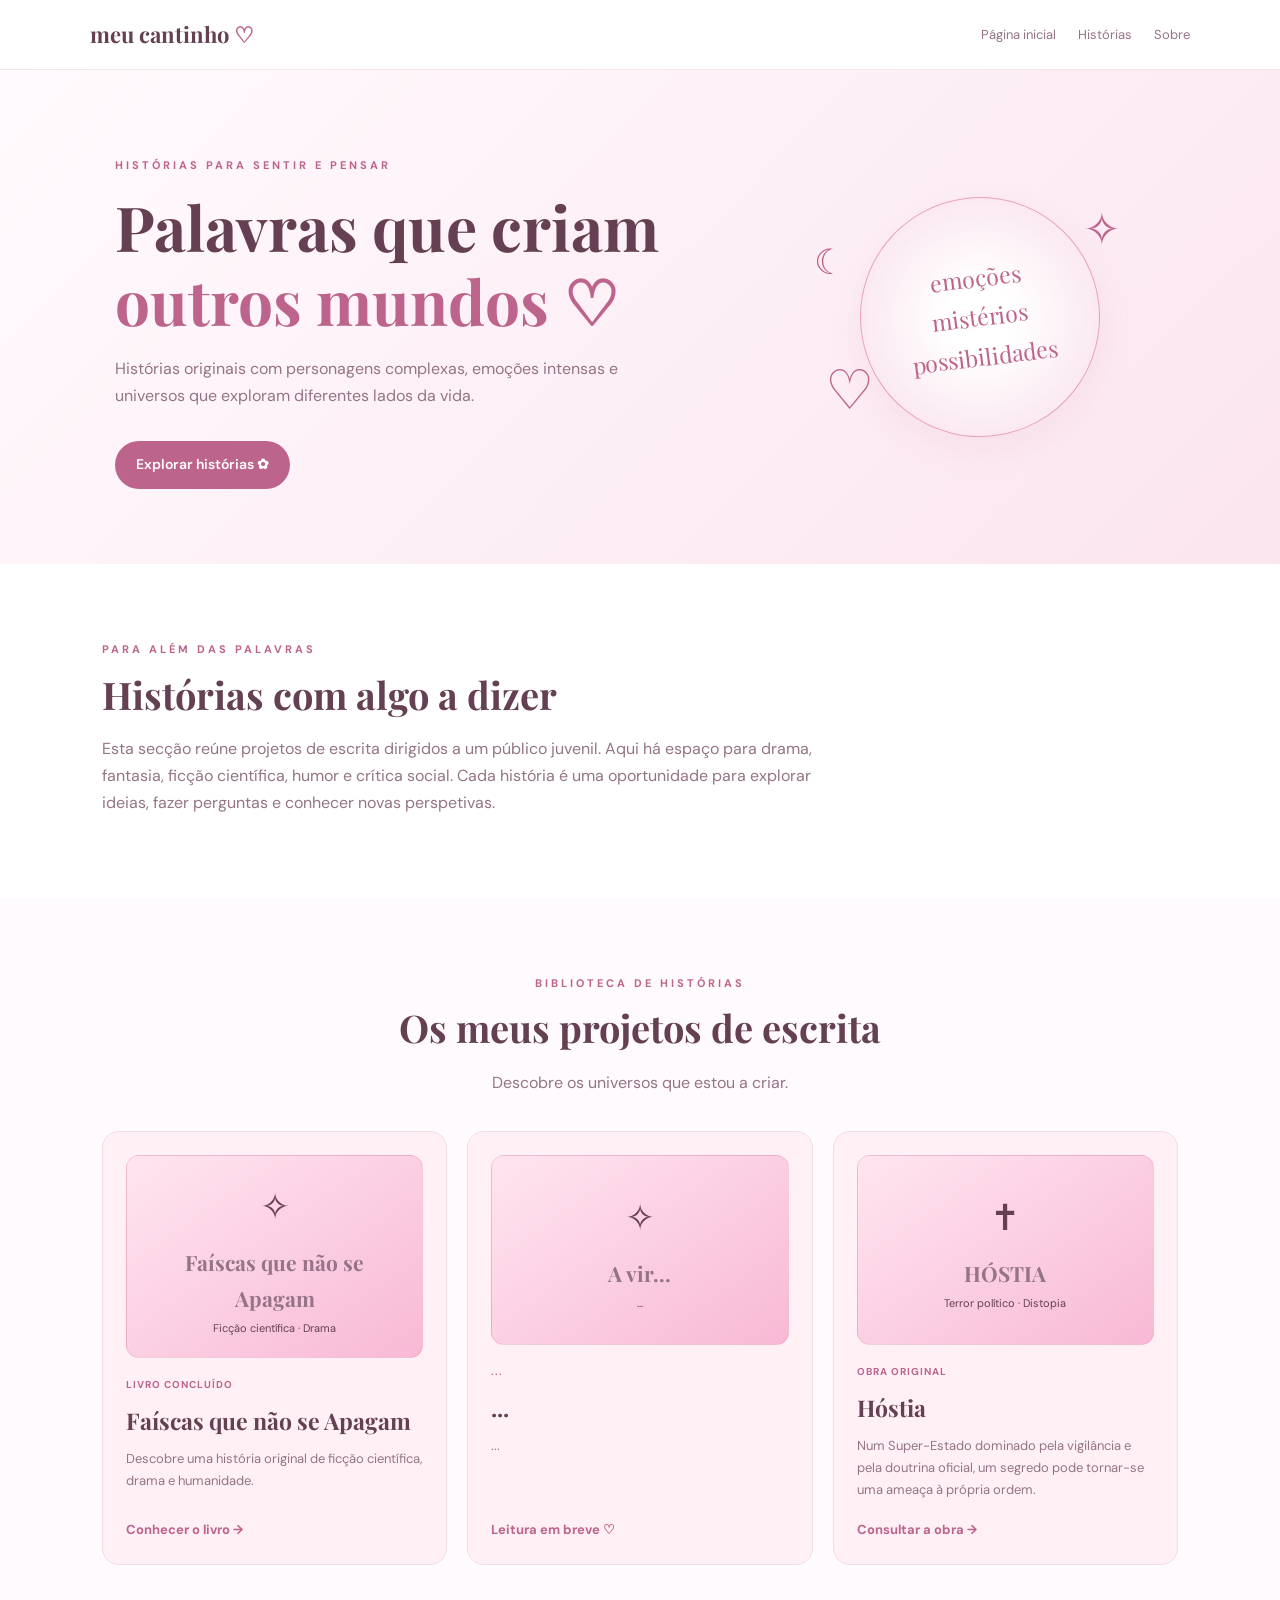
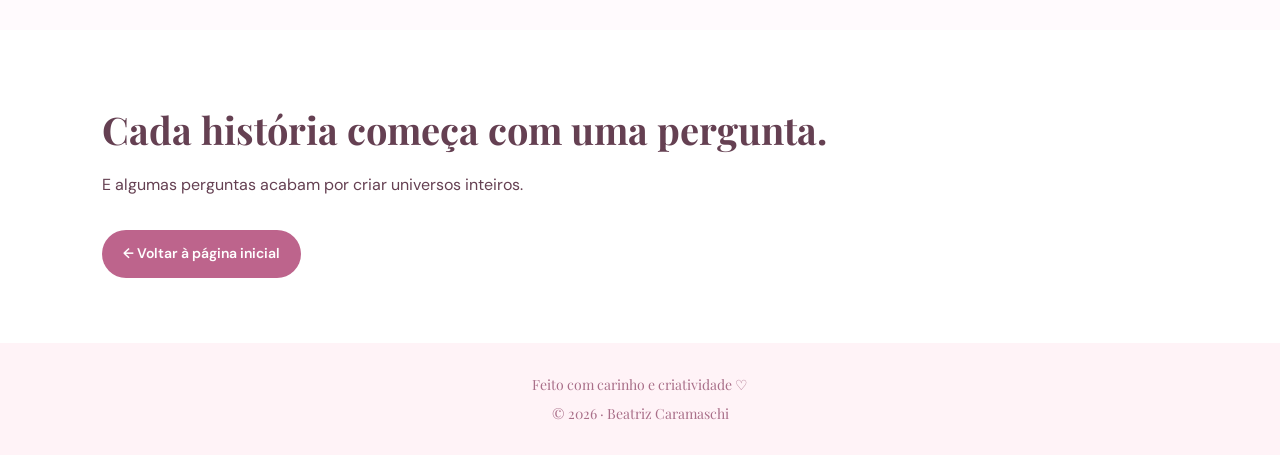
<file: historias-juvenis.html>
<!DOCTYPE html>
<html lang="pt-PT">
<head>
  <meta charset="UTF-8">
  <meta name="viewport" content="width=device-width, initial-scale=1.0">
  <title>Histórias Juvenis | Meu Cantinho ♡</title>
  <link rel="stylesheet" href="../css/style.css">
</head>

<body>

  <header class="topo">
    <a class="logotipo" href="../index.html">
      meu cantinho <span>♡</span>
    </a>

    <nav class="navegacao">
      <a href="../index.html">Página inicial</a>
      <a href="#historias">Histórias</a>
      <a href="#sobre">Sobre</a>
    </nav>
  </header>

  <main>
    <section class="hero">
      <div class="hero-conteudo">
        <p class="etiqueta">HISTÓRIAS PARA SENTIR E PENSAR</p>

        <h1>Palavras que criam <span>outros mundos ♡</span></h1>

        <p class="hero-descricao">
          Histórias originais com personagens complexas,
          emoções intensas e universos que exploram
          diferentes lados da vida.
        </p>

        <a class="botao-principal" href="#historias">
          Explorar histórias ✿
        </a>
      </div>

      <div class="hero-decoracao">
        <span class="flor flor-1">✧</span>
        <span class="flor flor-2">♡</span>
        <span class="flor flor-3">☾</span>

        <div class="circulo">
          <span>emoções</span>
          <span>mistérios</span>
          <span>possibilidades</span>
        </div>
      </div>
    </section>

    <section class="secao" id="sobre">
      <p class="etiqueta">PARA ALÉM DAS PALAVRAS</p>
      <h2>Histórias com algo a dizer</h2>

      <p>
        Esta secção reúne projetos de escrita dirigidos
        a um público juvenil. Aqui há espaço para drama,
        fantasia, ficção científica, humor e crítica social.
        Cada história é uma oportunidade para explorar
        ideias, fazer perguntas e conhecer novas perspetivas.
      </p>
    </section>

    <section class="projetos secao" id="historias">
      <p class="etiqueta">BIBLIOTECA DE HISTÓRIAS</p>
      <h2>Os meus projetos de escrita</h2>

      <p class="introducao-secao">
        Descobre os universos que estou a criar.
      </p>

      
<div class="grelha-cartoes">

  <a href="faíscas-que-se-apagam.html" class="cartao cartao-rosa">
    <div class="capa-historia capa-rosa">
      <span>✧</span>
      <p>Faíscas que não se Apagam</p>
      <small>Ficção científica · Drama</small>
    </div>

    <span class="categoria-cartao">LIVRO CONCLUÍDO</span>

    <h3>Faíscas que não se Apagam</h3>

    <p>
      Descobre uma história original de ficção científica,
      drama e humanidade.
    </p>

    <span class="link-cartao">Conhecer o livro →</span>
  </a>


  <article class="cartao cartao-rosa">
    <div class="capa-historia capa-rosa">
      <span>✧</span>
      <p>A vir...</p>
      <small>...</small>
    </div>

    <span class="categoria-cartao">...</span>

    <h3>...</h3>

    <p>
      ...
    </p>

    <span class="link-cartao">Leitura em breve ♡</span>
  </article>


  <a href="hostia.html" class="cartao cartao-rosa">
    <div class="capa-historia capa-rosa">
      <span>✝</span>
      <p>HÓSTIA</p>
      <small>Terror político · Distopia</small>
    </div>

    <span class="categoria-cartao">OBRA ORIGINAL</span>

    <h3>Hóstia</h3>

    <p>
      Num Super-Estado dominado pela vigilância e pela
      doutrina oficial, um segredo pode tornar-se uma
      ameaça à própria ordem.
    </p>

    <span class="link-cartao">Consultar a obra →</span>
  </a>

</div>

    </section>

    <section class="secao">
      <h2>Cada história começa com uma pergunta.</h2>
      <p>
        E algumas perguntas acabam por criar universos inteiros.
      </p>

      <a class="botao-principal" href="../index.html">
        ← Voltar à página inicial
      </a>
    </section>
  </main>

  <footer class="rodape">
    <p>Feito com carinho e criatividade ♡</p>
    <p>© 2026 · Beatriz Caramaschi</p>
  </footer>

</body>
</html>
</file>
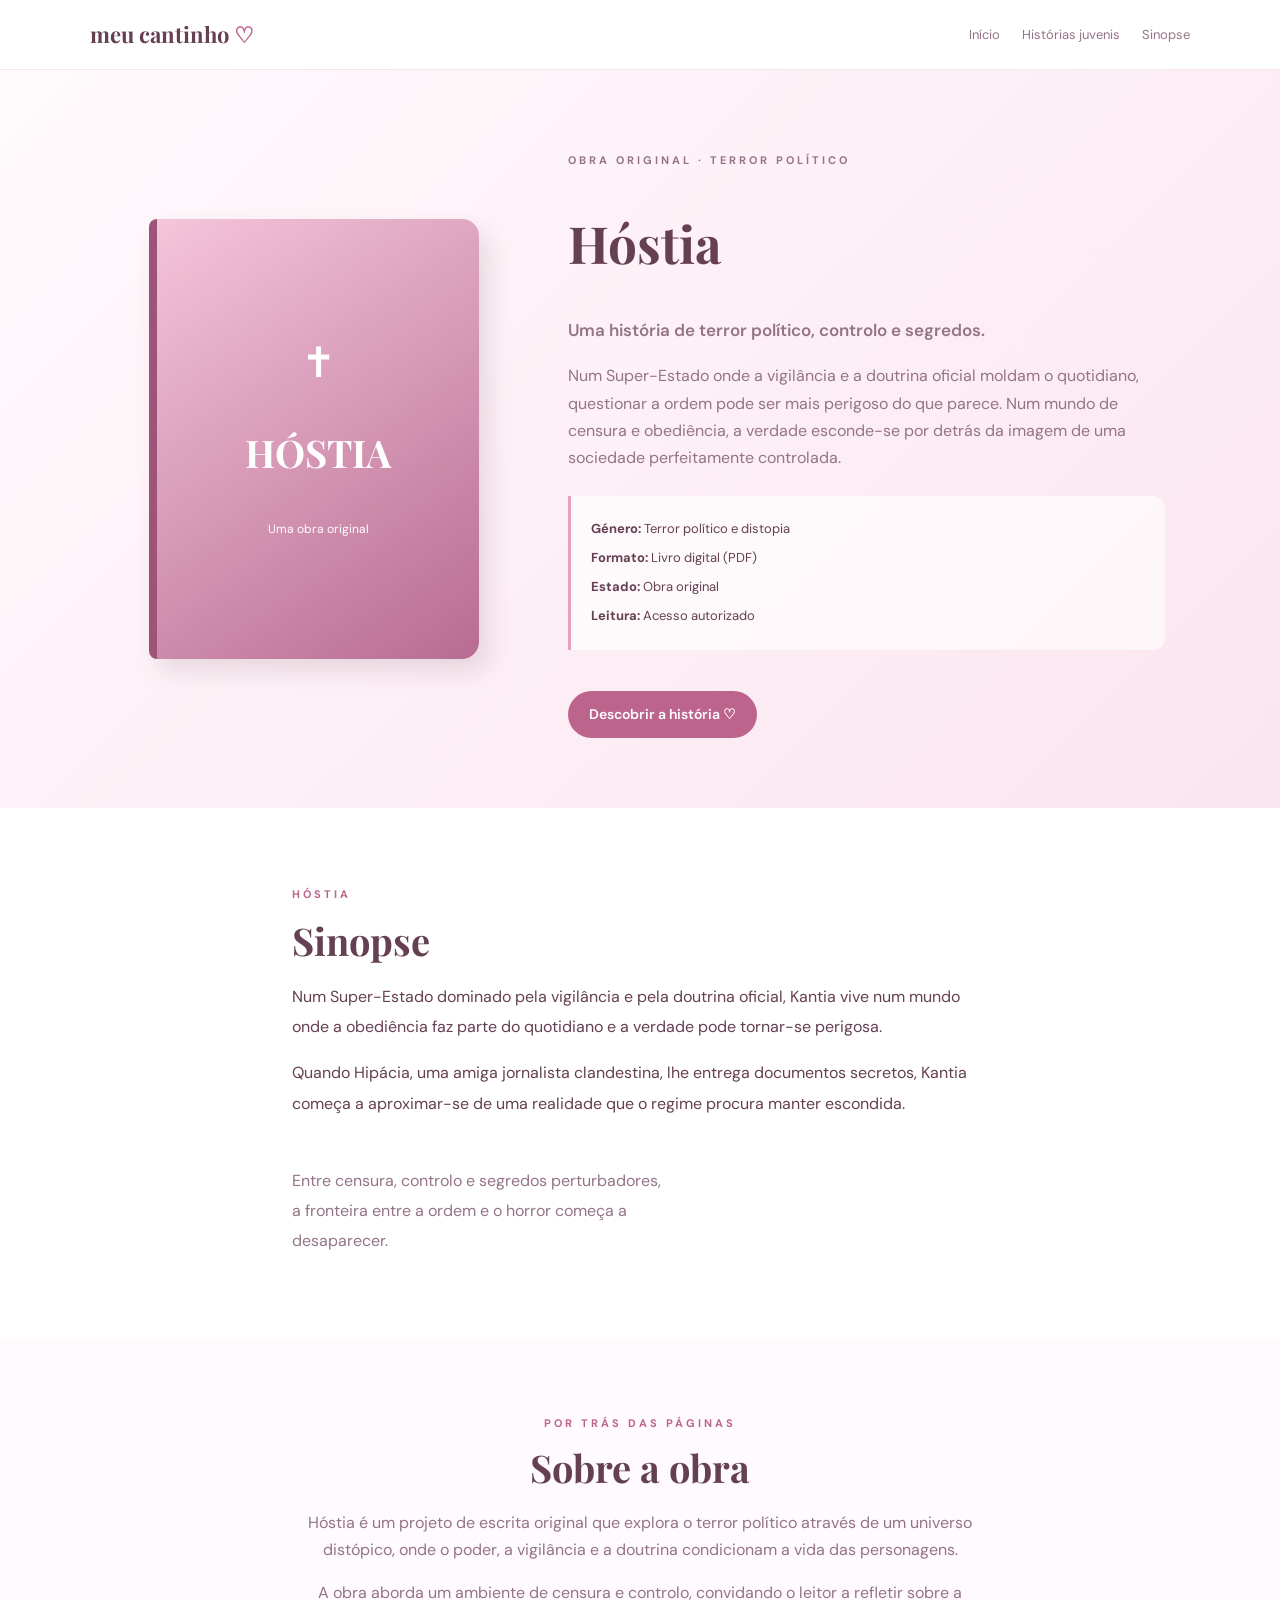
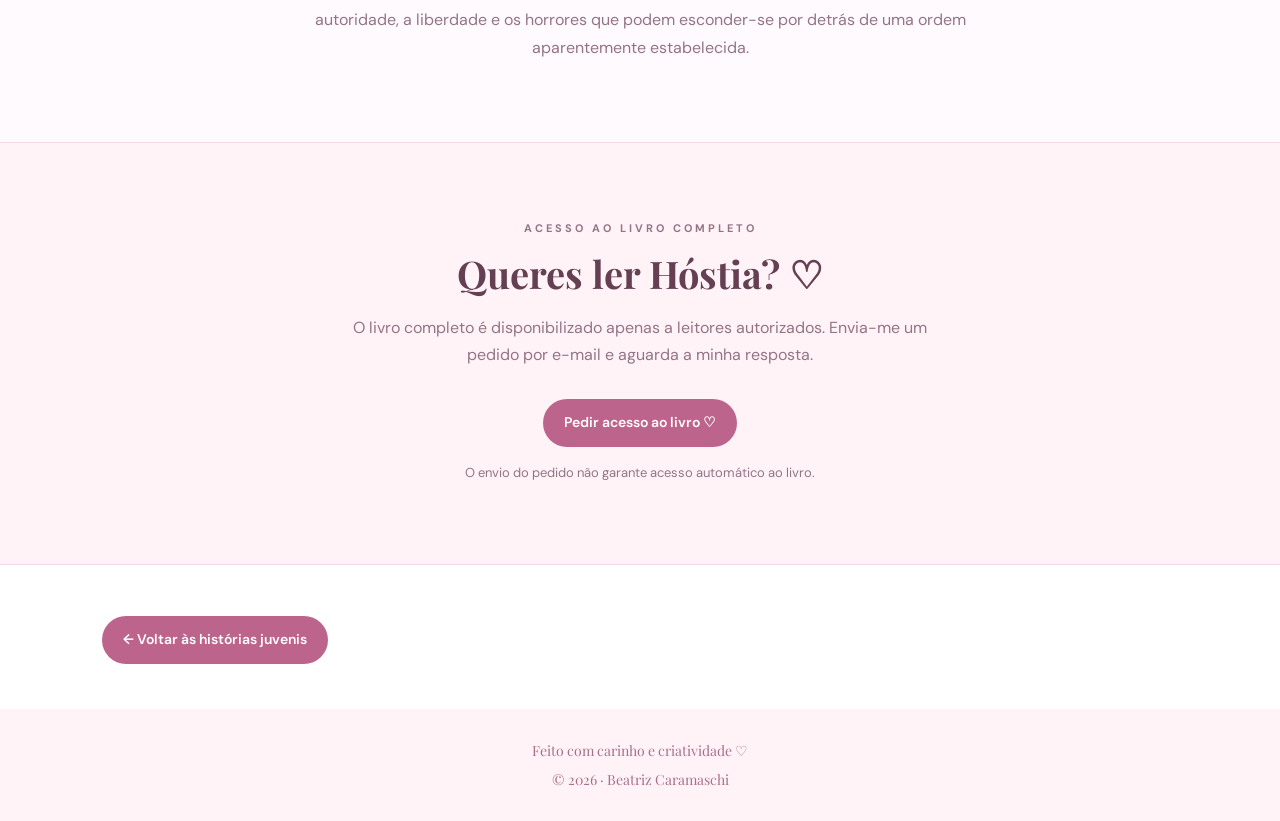
<file: hostia.html>
<!DOCTYPE html>
<html lang="pt-PT">
<head>
  <meta charset="UTF-8">
  <meta name="viewport" content="width=device-width, initial-scale=1.0">

  <meta name="description" content="Conhece Hóstia, uma obra original de terror político e distopia.">

  <title>Hóstia | Meu Cantinho ♡</title>
  <link rel="stylesheet" href="../css/style.css">
</head>

<body>

  <header class="topo">
    <a class="logotipo" href="../index.html">
      meu cantinho <span>♡</span>
    </a>

    <nav class="navegacao">
      <a href="../index.html">Início</a>
      <a href="historias-juvenis.html">Histórias juvenis</a>
      <a href="#sinopse">Sinopse</a>
    </nav>
  </header>

  <main>

    <section class="pagina-livro">

      <div class="livro-capa">
        <!-- Substitui esta capa pela capa oficial de Hóstia, se tiveres uma -->
        <div class="capa-provisoria">
          <span class="simbolo-livro">✝</span>
          <h2>HÓSTIA</h2>
          <p>Uma obra original</p>
        </div>
      </div>

      <div class="livro-informacao">
        <p class="etiqueta">OBRA ORIGINAL · TERROR POLÍTICO</p>

        <h1>Hóstia</h1>

        <p class="subtitulo-livro">
          Uma história de terror político, controlo e segredos.
        </p>

        <p>
          Num Super-Estado onde a vigilância e a doutrina
          oficial moldam o quotidiano, questionar a ordem
          pode ser mais perigoso do que parece.
          Num mundo de censura e obediência, a verdade
          esconde-se por detrás da imagem de uma sociedade
          perfeitamente controlada.
        </p>

        <div class="detalhes-livro">
          <p><strong>Género:</strong> Terror político e distopia</p>
          <p><strong>Formato:</strong> Livro digital (PDF)</p>
          <p><strong>Estado:</strong> Obra original</p>
          <p><strong>Leitura:</strong> Acesso autorizado</p>
        </div>

        <a class="botao-principal" href="#sinopse">
          Descobrir a história ♡
        </a>
      </div>

    </section>

    <section class="secao sinopse" id="sinopse">
      <p class="etiqueta">HÓSTIA</p>
      <h2>Sinopse</h2>

      <p>
        Num Super-Estado dominado pela vigilância e pela
        doutrina oficial, Kantia vive num mundo onde a
        obediência faz parte do quotidiano e a verdade
        pode tornar-se perigosa.
      </p>

      <p>
        Quando Hipácia, uma amiga jornalista clandestina,
        lhe entrega documentos secretos, Kantia começa a
        aproximar-se de uma realidade que o regime procura
        manter escondida.
      </p>

      <p>
        Entre censura, controlo e segredos perturbadores,
        a fronteira entre a ordem e o horror começa a
        desaparecer.
      </p>

    </section>

    <section class="secao sobre-obra">
      <p class="etiqueta">POR TRÁS DAS PÁGINAS</p>
      <h2>Sobre a obra</h2>

      <p>
        Hóstia é um projeto de escrita original que explora
        o terror político através de um universo distópico,
        onde o poder, a vigilância e a doutrina condicionam
        a vida das personagens.
      </p>

      <p>
        A obra aborda um ambiente de censura e controlo,
        convidando o leitor a refletir sobre a autoridade,
        a liberdade e os horrores que podem esconder-se
        por detrás de uma ordem aparentemente estabelecida.
      </p>
    </section>

    <section class="secao acesso-livro" id="acesso-livro">
      <p class="etiqueta">ACESSO AO LIVRO COMPLETO</p>

      <h2>Queres ler Hóstia? ♡</h2>

      <p>
        O livro completo é disponibilizado apenas a leitores
        autorizados. Envia-me um pedido por e-mail e aguarda
        a minha resposta.
      </p>

      <!-- Substitui o endereço abaixo pelo teu e-mail -->
      <a
        class="botao-principal"
        href="https://docs.google.com/document/d/1WY6E1PqetEHqGJw9b-IZn6fv6WnnWax3LEE6msYCQTQ/edit?usp=sharing"
      >
        Pedir acesso ao livro ♡
      </a>

      <p class="contacto-nota">
        O envio do pedido não garante acesso automático ao livro.
      </p>
    </section>

    <section class="secao voltar">
      <a class="botao-principal" href="historias-juvenis.html">
        ← Voltar às histórias juvenis
      </a>
    </section>

  </main>

  <footer class="rodape">
    <p>Feito com carinho e criatividade ♡</p>
    <p>© 2026 · Beatriz Caramaschi</p>
  </footer>

</body>
</html>
</file>
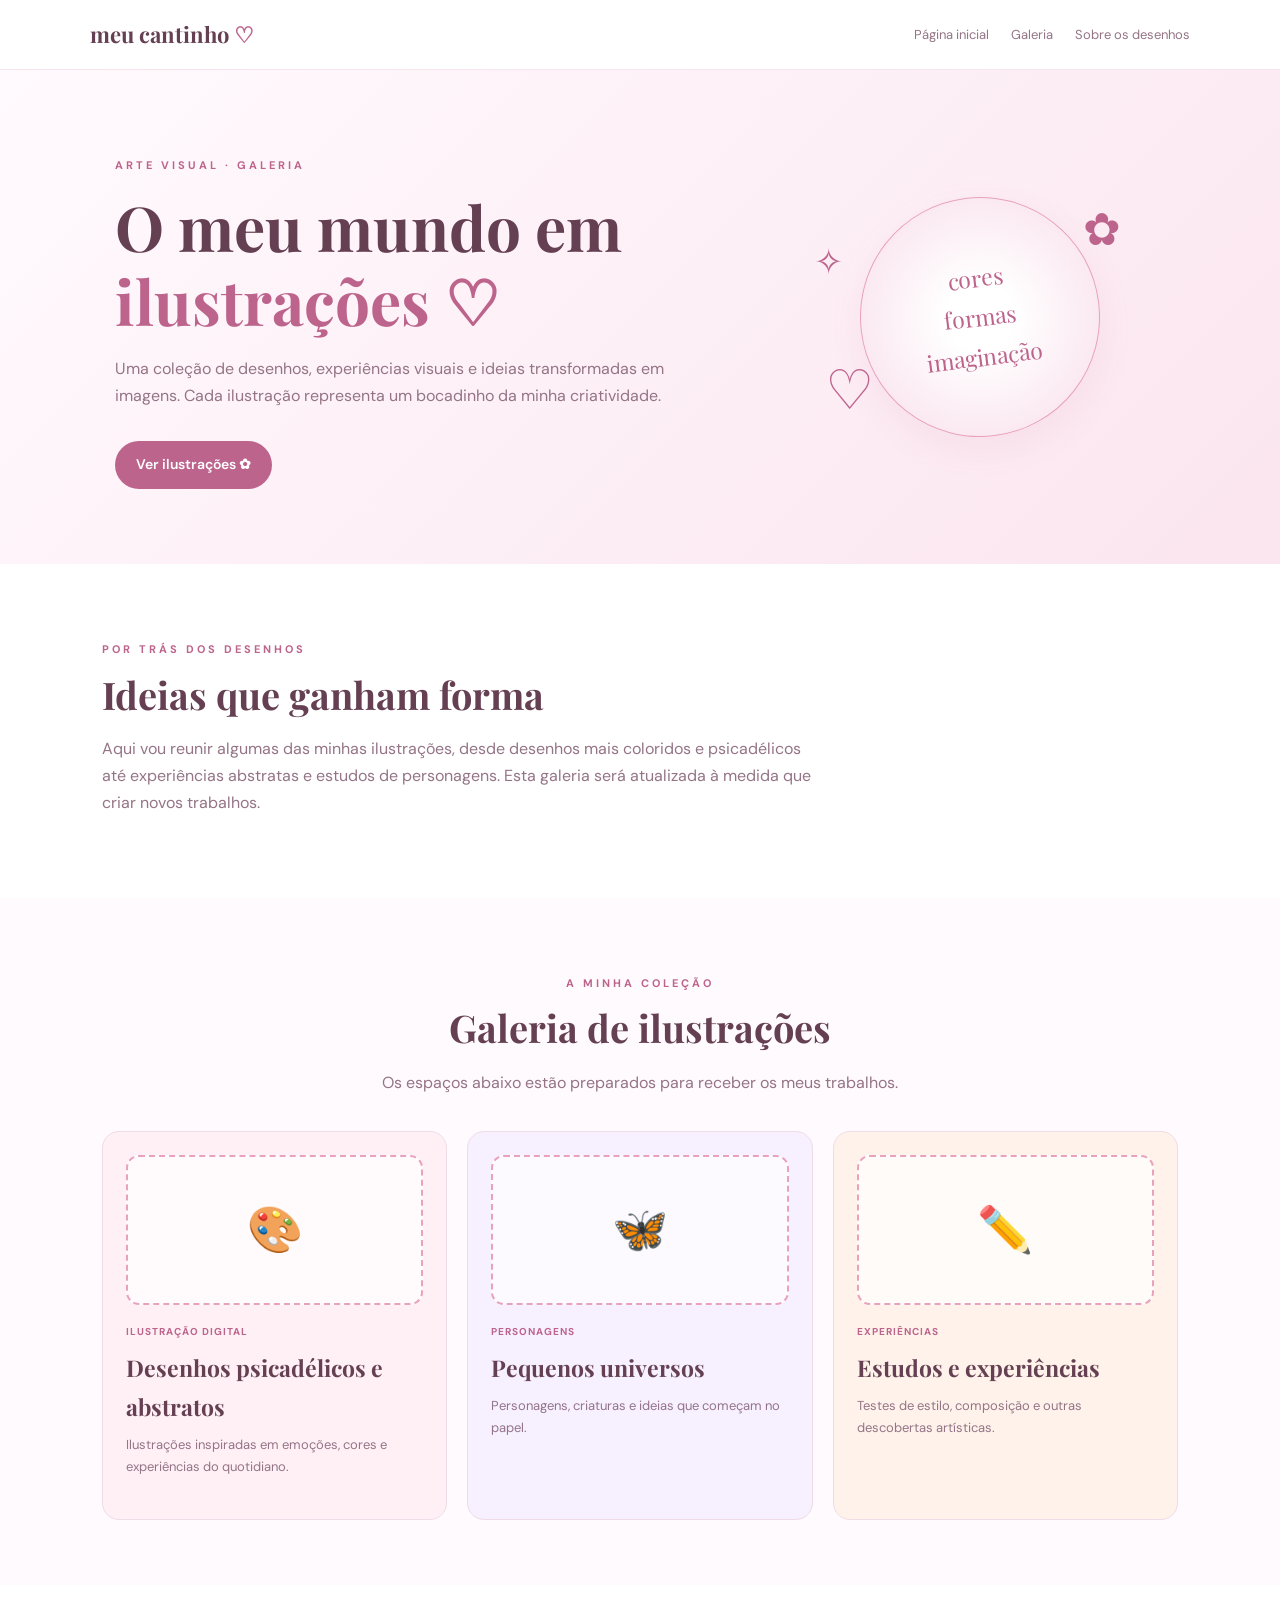
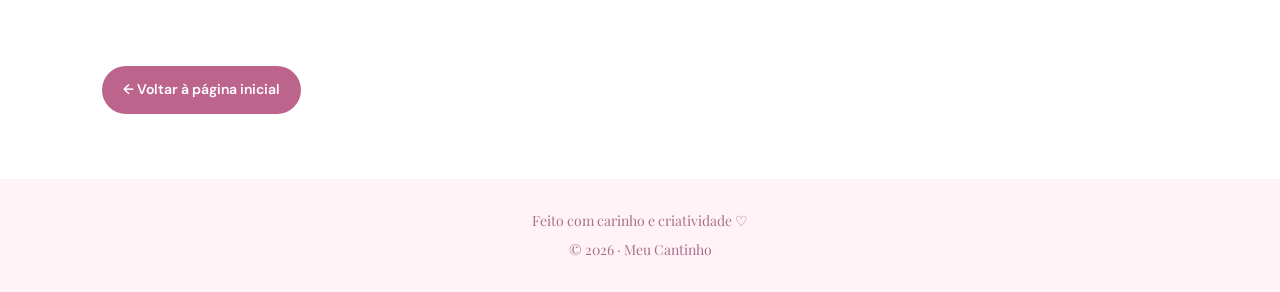
<file: ilustracoes.html>
<!DOCTYPE html>
<html lang="pt-PT">
<head>
  <meta charset="UTF-8">
  <meta name="viewport" content="width=device-width, initial-scale=1.0">
  <title>Ilustrações | Meu Cantinho ♡</title>
  <link rel="stylesheet" href="../css/style.css">
</head>

<body>

  <header class="topo">
    <a class="logotipo" href="../index.html">
      meu cantinho <span>♡</span>
    </a>

    <nav class="navegacao">
      <a href="../index.html">Página inicial</a>
      <a href="#galeria">Galeria</a>
      <a href="#sobre">Sobre os desenhos</a>
    </nav>
  </header>

  <main>
    <section class="hero">
      <div class="hero-conteudo">
        <p class="etiqueta">ARTE VISUAL · GALERIA</p>
        <h1>O meu mundo em <span>ilustrações ♡</span></h1>

        <p class="hero-descricao">
          Uma coleção de desenhos, experiências visuais e
          ideias transformadas em imagens. Cada ilustração
          representa um bocadinho da minha criatividade.
        </p>

        <a class="botao-principal" href="#galeria">
          Ver ilustrações ✿
        </a>
      </div>

      <div class="hero-decoracao">
        <span class="flor flor-1">✿</span>
        <span class="flor flor-2">♡</span>
        <span class="flor flor-3">✧</span>

        <div class="circulo">
          <span>cores</span>
          <span>formas</span>
          <span>imaginação</span>
        </div>
      </div>
    </section>

    <section class="secao" id="sobre">
      <p class="etiqueta">POR TRÁS DOS DESENHOS</p>
      <h2>Ideias que ganham forma</h2>

      <p>
        Aqui vou reunir algumas das minhas ilustrações,
        desde desenhos mais coloridos e psicadélicos até
        experiências abstratas e estudos de personagens.
        Esta galeria será atualizada à medida que criar
        novos trabalhos.
      </p>
    </section>

    <section class="projetos secao" id="galeria">
      <p class="etiqueta">A MINHA COLEÇÃO</p>
      <h2>Galeria de ilustrações</h2>

      <p class="introducao-secao">
        Os espaços abaixo estão preparados para receber
        os meus trabalhos.
      </p>

      <div class="grelha-cartoes">

        <article class="cartao cartao-rosa">
          <div class="espaco-obra">🎨</div>
          <span class="categoria-cartao">ILUSTRAÇÃO DIGITAL</span>
          <h3>Desenhos psicadélicos e abstratos</h3>
          <p>
            Ilustrações inspiradas em emoções,
            cores e experiências do quotidiano.
          </p>
        </article>

        <article class="cartao cartao-lilas">
          <div class="espaco-obra">🦋</div>
          <span class="categoria-cartao">PERSONAGENS</span>
          <h3>Pequenos universos</h3>
          <p>
            Personagens, criaturas e ideias
            que começam no papel.
          </p>
        </article>

        <article class="cartao cartao-pessego">
          <div class="espaco-obra">✏️</div>
          <span class="categoria-cartao">EXPERIÊNCIAS</span>
          <h3>Estudos e experiências</h3>
          <p>
            Testes de estilo, composição e
            outras descobertas artísticas.
          </p>
        </article>

      </div>
    </section>

    <div class="secao">
      <a class="botao-principal" href="../index.html">
        ← Voltar à página inicial
      </a>
    </div>
  </main>

  <footer class="rodape">
    <p>Feito com carinho e criatividade ♡</p>
    <p>© 2026 · Meu Cantinho</p>
  </footer>

</body>
</html>
</file>
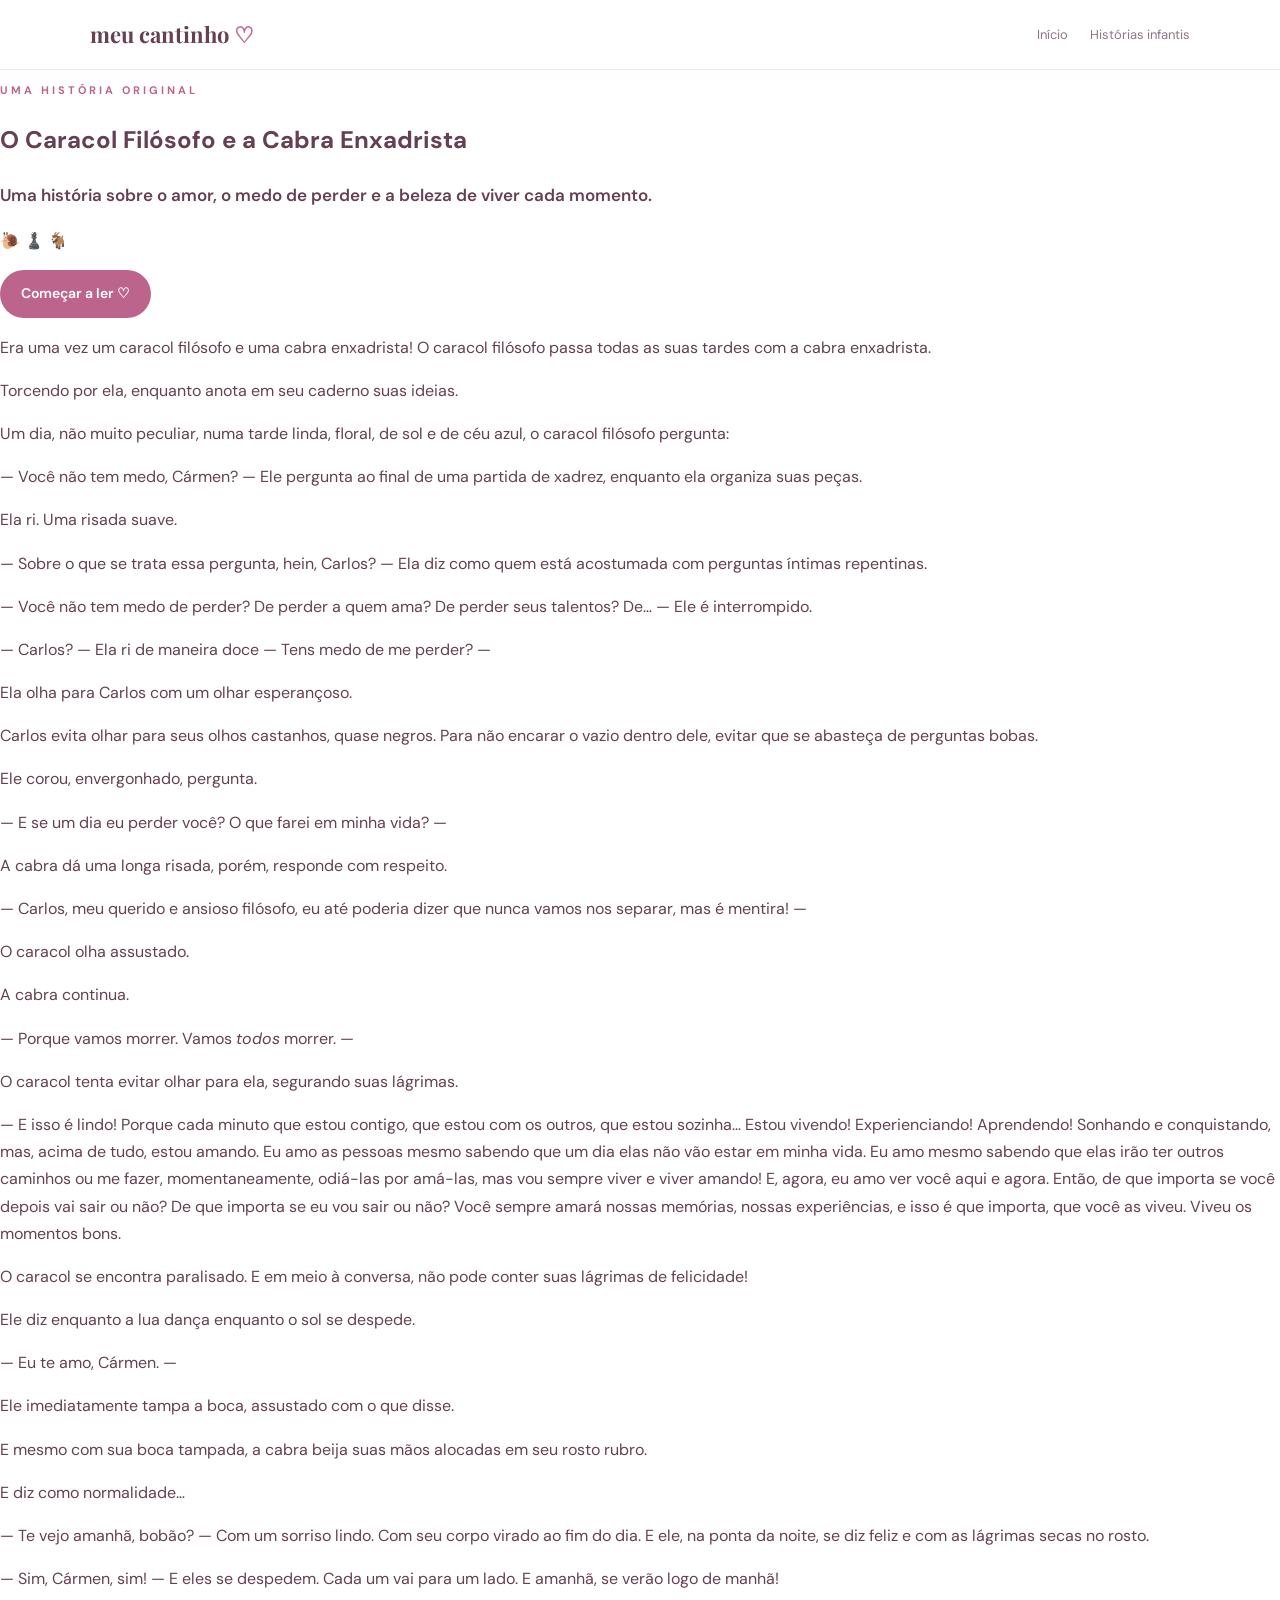
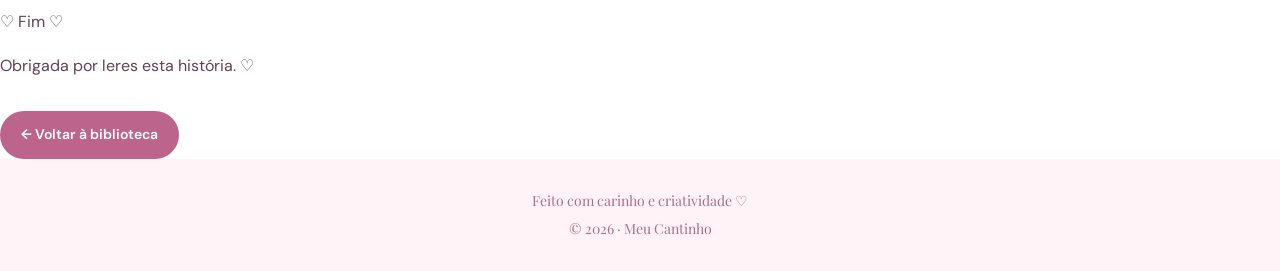
<file: paginas/caracol-filosofo.html>
<!DOCTYPE html>
<html lang="pt-PT">
<head>
  <meta charset="UTF-8">
  <meta name="viewport" content="width=device-width, initial-scale=1.0">

  <meta name="description" content="Lê O Caracol Filósofo e a Cabra Enxadrista, uma história sobre o amor, a amizade e a beleza de viver o presente.">

  <title>O Caracol Filósofo e a Cabra Enxadrista ♡</title>

<link rel="stylesheet" href="../css/style.css">
</head>

<body>

  <header class="topo">
    <a class="logotipo" href="../index.html">
      meu cantinho <span>♡</span>
    </a>

    <nav class="navegacao">
      <a href="../index.html">Início</a>
      <a href="historias-infantis.html">Histórias infantis</a>
    </nav>
  </header>

  <main class="pagina-conto">

    <section class="cabecalho-conto">
      <p class="etiqueta">UMA HISTÓRIA ORIGINAL</p>

      <h1>O Caracol Filósofo e a Cabra Enxadrista</h1>

      <p class="subtitulo-livro">
        Uma história sobre o amor, o medo de perder
        e a beleza de viver cada momento.
      </p>

      <div class="ilustracao-conto">
        <span>🐌</span>
        <span>♟️</span>
        <span>🐐</span>
      </div>

      <a class="botao-principal" href="#ler-historia">
        Começar a ler ♡
      </a>
    </section>

    <article class="texto-conto" id="ler-historia">

      <p>Era uma vez um caracol filósofo e uma cabra enxadrista! O caracol filósofo passa todas as suas tardes com a cabra enxadrista.</p>

      <p>Torcendo por ela, enquanto anota em seu caderno suas ideias.</p>

      <p>Um dia, não muito peculiar, numa tarde linda, floral, de sol e de céu azul, o caracol filósofo pergunta:</p>

      <p>— Você não tem medo, Cármen? — Ele pergunta ao final de uma partida de xadrez, enquanto ela organiza suas peças.</p>

      <p>Ela ri. Uma risada suave.</p>

      <p>— Sobre o que se trata essa pergunta, hein, Carlos? — Ela diz como quem está acostumada com perguntas íntimas repentinas.</p>

      <p>— Você não tem medo de perder? De perder a quem ama? De perder seus talentos? De… — Ele é interrompido.</p>

      <p>— Carlos? — Ela ri de maneira doce — Tens medo de me perder? —</p>

      <p>Ela olha para Carlos com um olhar esperançoso.</p>

      <p>Carlos evita olhar para seus olhos castanhos, quase negros. Para não encarar o vazio dentro dele, evitar que se abasteça de perguntas bobas.</p>

      <p>Ele corou, envergonhado, pergunta.</p>

      <p>— E se um dia eu perder você? O que farei em minha vida? —</p>

      <p>A cabra dá uma longa risada, porém, responde com respeito.</p>

      <p>— Carlos, meu querido e ansioso filósofo, eu até poderia dizer que nunca vamos nos separar, mas é mentira! —</p>

      <p>O caracol olha assustado.</p>

      <p>A cabra continua.</p>

      <p>— Porque vamos morrer. Vamos <em>todos</em> morrer. —</p>

      <p>O caracol tenta evitar olhar para ela, segurando suas lágrimas.</p>

      <p>— E isso é lindo! Porque cada minuto que estou contigo, que estou com os outros, que estou sozinha… Estou vivendo! Experienciando! Aprendendo! Sonhando e conquistando, mas, acima de tudo, estou amando. Eu amo as pessoas mesmo sabendo que um dia elas não vão estar em minha vida. Eu amo mesmo sabendo que elas irão ter outros caminhos ou me fazer, momentaneamente, odiá-las por amá-las, mas vou sempre viver e viver amando! E, agora, eu amo ver você aqui e agora. Então, de que importa se você depois vai sair ou não? De que importa se eu vou sair ou não? Você sempre amará nossas memórias, nossas experiências, e isso é que importa, que você as viveu. Viveu os momentos bons.</p>

      <p>O caracol se encontra paralisado. E em meio à conversa, não pode conter suas lágrimas de felicidade!</p>

      <p>Ele diz enquanto a lua dança enquanto o sol se despede.</p>

      <p>— Eu te amo, Cármen. —</p>

      <p>Ele imediatamente tampa a boca, assustado com o que disse.</p>

      <p>E mesmo com sua boca tampada, a cabra beija suas mãos alocadas em seu rosto rubro.</p>

      <p>E diz como normalidade…</p>

      <p>— Te vejo amanhã, bobão? — Com um sorriso lindo. Com seu corpo virado ao fim do dia. E ele, na ponta da noite, se diz feliz e com as lágrimas secas no rosto.</p>

      <p>— Sim, Cármen, sim! — E eles se despedem. Cada um vai para um lado. E amanhã, se verão logo de manhã!</p>

      <p class="fim-conto">♡ Fim ♡</p>

    </article>

    <section class="rodape-conto">
      <p>Obrigada por leres esta história. ♡</p>

      <a class="botao-principal" href="historias-infantis.html">
        ← Voltar à biblioteca
      </a>
    </section>

  </main>

  <footer class="rodape">
    <p>Feito com carinho e criatividade ♡</p>
    <p>© 2026 · Meu Cantinho</p>
  </footer>

</body>
</html>
</file>
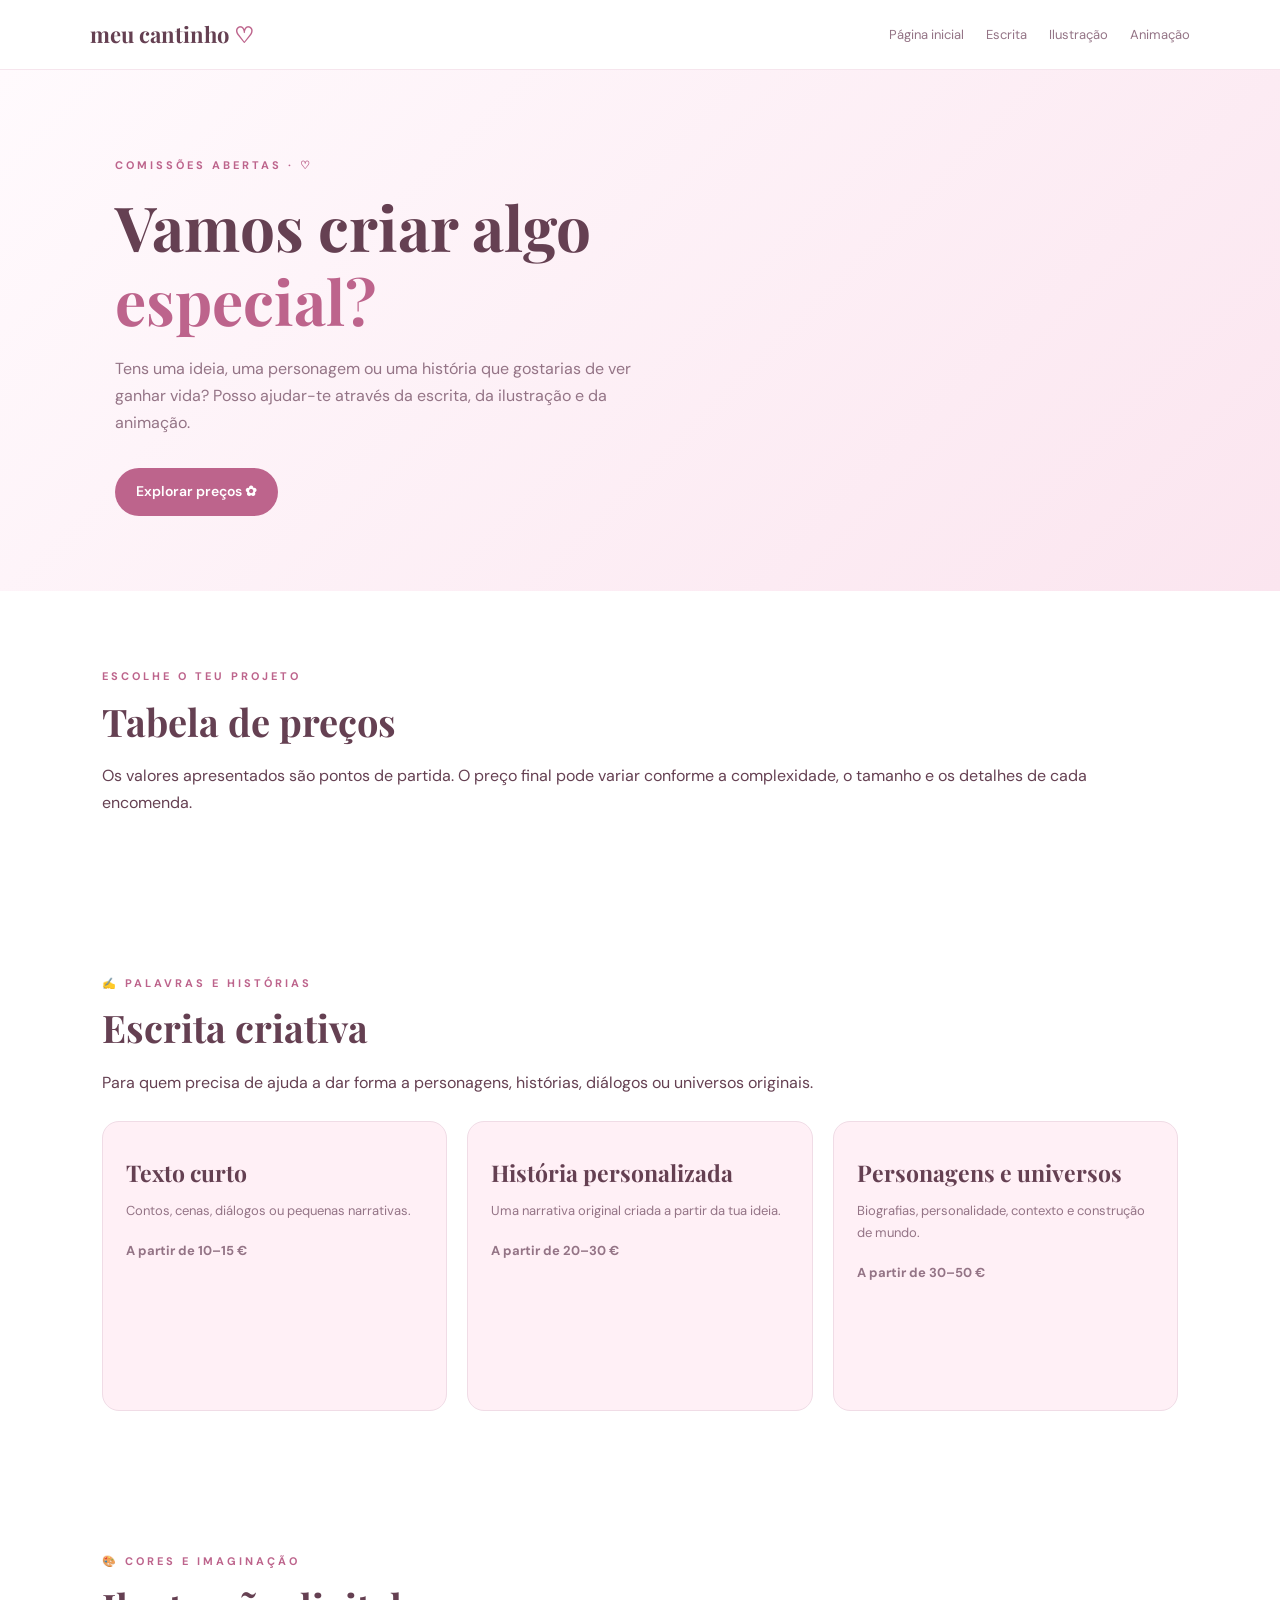
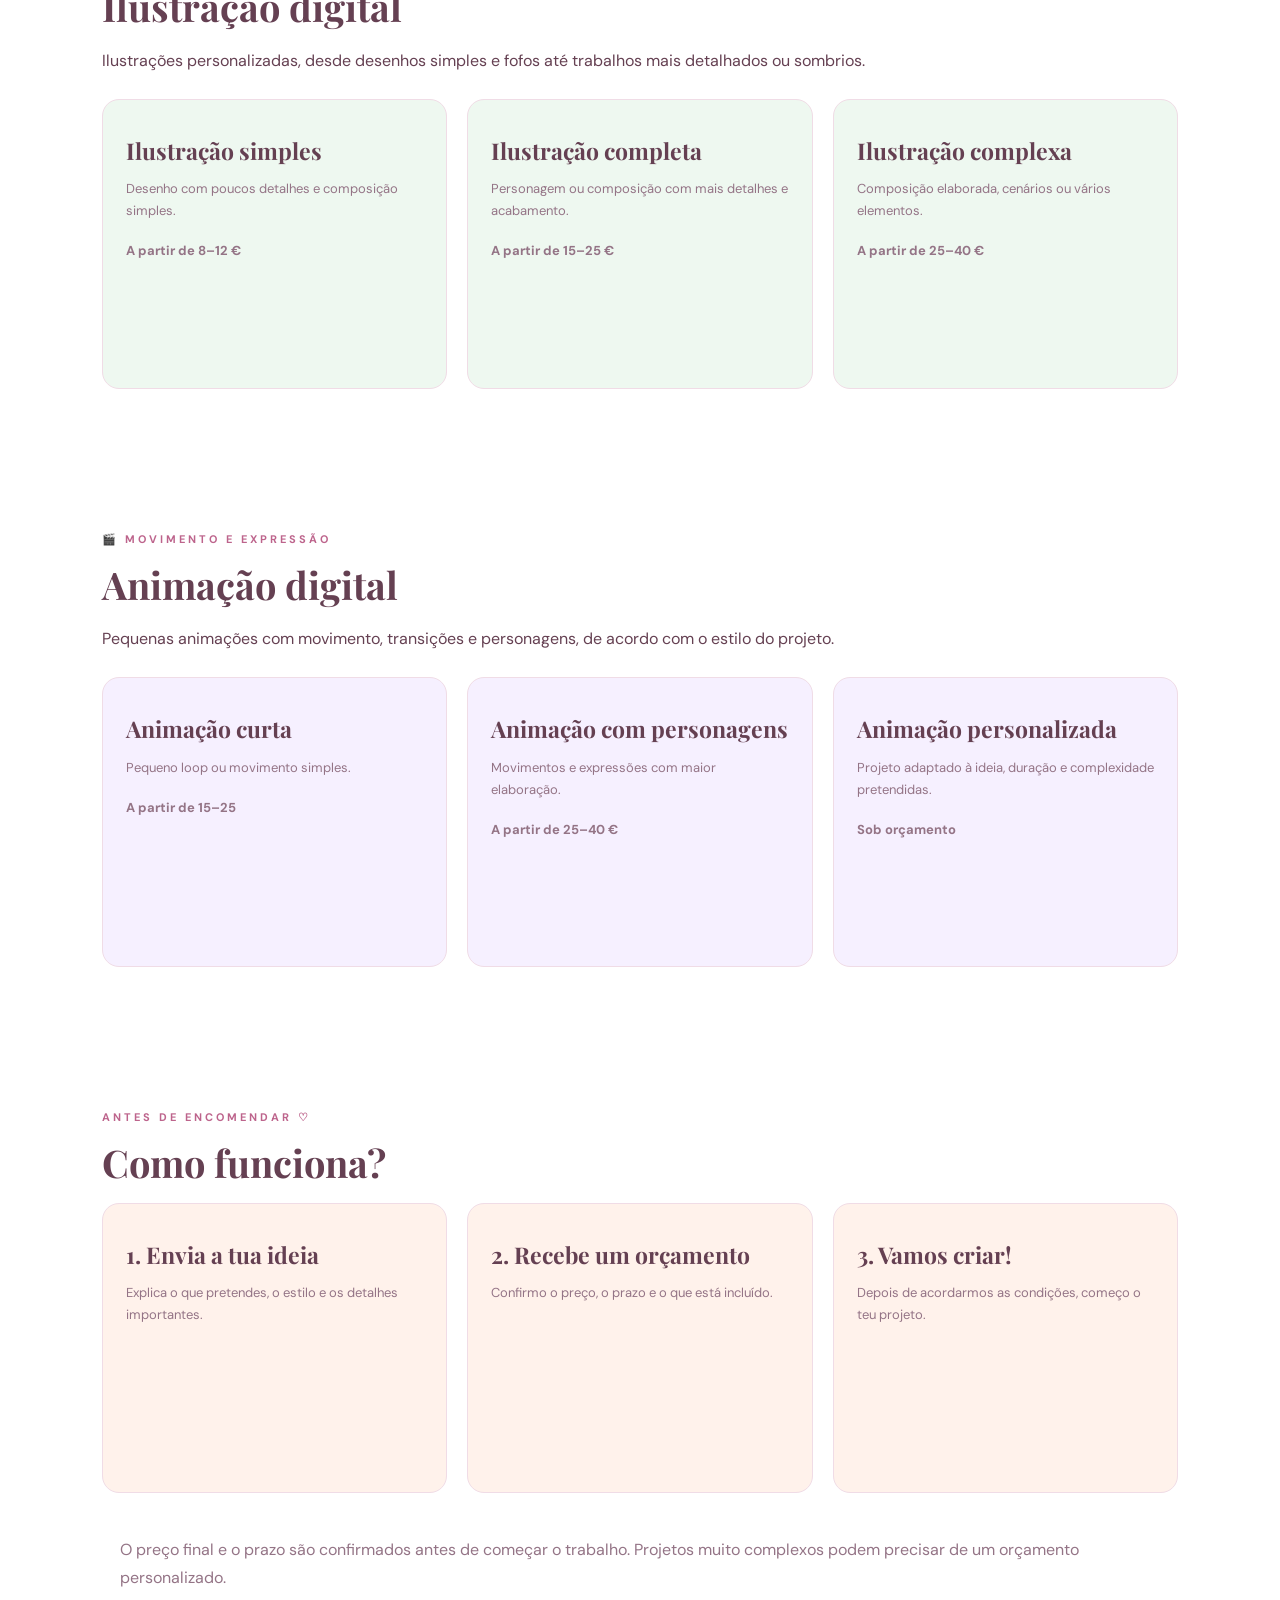
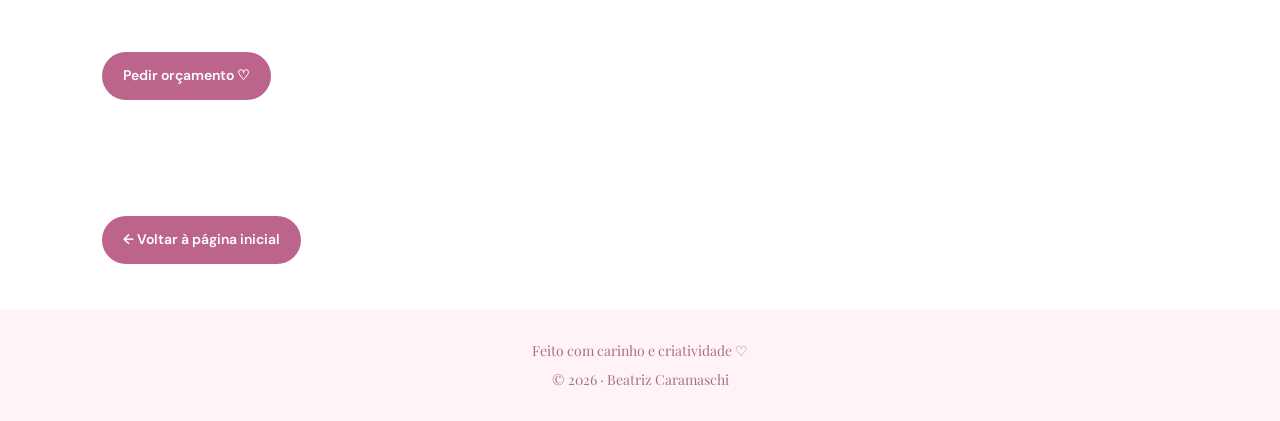
<file: paginas/comissions.html>
<!DOCTYPE html>
<html lang="pt-PT">
<head>
  <meta charset="UTF-8">
  <meta name="viewport" content="width=device-width, initial-scale=1.0">

  <meta name="description" content="Tabela de preços para comissões de escrita criativa, ilustração digital e animação.">

  <title>Comissões | Meu Cantinho ♡</title>

<link rel="stylesheet" href="../css/style.css">
</head>

<body>

  <header class="topo">
    <a class="logotipo" href="../index.html">
      meu cantinho <span>♡</span>
    </a>

    <nav class="navegacao">
      <a href="../index.html">Página inicial</a>
      <a href="#escrita">Escrita</a>
      <a href="#ilustracao">Ilustração</a>
      <a href="#animacao">Animação</a>
    </nav>
  </header>

  <main>

    <section class="hero">
      <div class="hero-conteudo">
        <p class="etiqueta">COMISSÕES ABERTAS · ♡</p>

        <h1>Vamos criar algo <span>especial?</span></h1>

        <p class="hero-descricao">
          Tens uma ideia, uma personagem ou uma história
          que gostarias de ver ganhar vida? Posso ajudar-te
          através da escrita, da ilustração e da animação.
        </p>

        <a class="botao-principal" href="#precos">
          Explorar preços ✿
        </a>
      </div>
    </section>

    <section class="secao" id="precos">
      <p class="etiqueta">ESCOLHE O TEU PROJETO</p>
      <h2>Tabela de preços</h2>

      <p>
        Os valores apresentados são pontos de partida.
        O preço final pode variar conforme a complexidade,
        o tamanho e os detalhes de cada encomenda.
      </p>
    </section>

    <!-- ESCRITA CRIATIVA -->

    <section class="secao tabela-comissao" id="escrita">
      <p class="etiqueta">✍️ PALAVRAS E HISTÓRIAS</p>
      <h2>Escrita criativa</h2>

      <p>
        Para quem precisa de ajuda a dar forma a personagens,
        histórias, diálogos ou universos originais.
      </p>

      <div class="grelha-cartoes">

        <article class="cartao cartao-rosa">
          <h3>Texto curto</h3>
          <p>Contos, cenas, diálogos ou pequenas narrativas.</p>
          <p class="preco-comissao">A partir de 10–15 €</p>
        </article>

        <article class="cartao cartao-rosa">
          <h3>História personalizada</h3>
          <p>Uma narrativa original criada a partir da tua ideia.</p>
          <p class="preco-comissao">A partir de 20–30 €</p>
        </article>

        <article class="cartao cartao-rosa">
          <h3>Personagens e universos</h3>
          <p>Biografias, personalidade, contexto e construção de mundo.</p>
          <p class="preco-comissao">A partir de 30–50 €</p>
        </article>

      </div>
    </section>

    <!-- ILUSTRAÇÃO DIGITAL -->

    <section class="secao tabela-comissao" id="ilustracao">
      <p class="etiqueta">🎨 CORES E IMAGINAÇÃO</p>
      <h2>Ilustração digital</h2>

      <p>
        Ilustrações personalizadas, desde desenhos simples
        e fofos até trabalhos mais detalhados ou sombrios.
      </p>

      <div class="grelha-cartoes">

        <article class="cartao cartao-verde">
          <h3>Ilustração simples</h3>
          <p>Desenho com poucos detalhes e composição simples.</p>
          <p class="preco-comissao">A partir de 8–12 €</p>
        </article>

        <article class="cartao cartao-verde">
          <h3>Ilustração completa</h3>
          <p>Personagem ou composição com mais detalhes e acabamento.</p>
          <p class="preco-comissao">A partir de 15–25 €</p>
        </article>

        <article class="cartao cartao-verde">
          <h3>Ilustração complexa</h3>
          <p>Composição elaborada, cenários ou vários elementos.</p>
          <p class="preco-comissao">A partir de 25–40 €</p>
        </article>

      </div>
    </section>

    <!-- ANIMAÇÃO DIGITAL -->

    <section class="secao tabela-comissao" id="animacao">
      <p class="etiqueta">🎬 MOVIMENTO E EXPRESSÃO</p>
      <h2>Animação digital</h2>

      <p>
        Pequenas animações com movimento, transições e
        personagens, de acordo com o estilo do projeto.
      </p>

      <div class="grelha-cartoes">

        <article class="cartao cartao-lilas">
          <h3>Animação curta</h3>
          <p>Pequeno loop ou movimento simples.</p>
          <p class="preco-comissao">A partir de 15–25</p>
        </article>

        <article class="cartao cartao-lilas">
          <h3>Animação com personagens</h3>
          <p>Movimentos e expressões com maior elaboração.</p>
          <p class="preco-comissao">A partir de 25–40 €</p>
        </article>

        <article class="cartao cartao-lilas">
          <h3>Animação personalizada</h3>
          <p>Projeto adaptado à ideia, duração e complexidade pretendidas.</p>
          <p class="preco-comissao">Sob orçamento</p>
        </article>

      </div>
    </section>

    <!-- CONDIÇÕES -->

    <section class="secao">
      <p class="etiqueta">ANTES DE ENCOMENDAR ♡</p>
      <h2>Como funciona?</h2>

      <div class="grelha-cartoes">

        <article class="cartao cartao-pessego">
          <h3>1. Envia a tua ideia</h3>
          <p>Explica o que pretendes, o estilo e os detalhes importantes.</p>
        </article>

        <article class="cartao cartao-pessego">
          <h3>2. Recebe um orçamento</h3>
          <p>Confirmo o preço, o prazo e o que está incluído.</p>
        </article>

        <article class="cartao cartao-pessego">
          <h3>3. Vamos criar!</h3>
          <p>Depois de acordarmos as condições, começo o teu projeto.</p>
        </article>

      </div>

      <p class="nota-comissao">
        O preço final e o prazo são confirmados antes de
        começar o trabalho. Projetos muito complexos podem
        precisar de um orçamento personalizado.
      </p>

      <a class="botao-principal" href="mailto:TEUEMAIL@EXEMPLO.COM?subject=Pedido%20de%20comiss%C3%A3o">
        Pedir orçamento ♡
      </a>
    </section>

    <section class="secao voltar">
      <a class="botao-principal" href="../index.html">
        ← Voltar à página inicial
      </a>
    </section>

  </main>

  <footer class="rodape">
    <p>Feito com carinho e criatividade ♡</p>
    <p>© 2026 · Beatriz Caramaschi</p>
  </footer>

</body>
</html>
</file>
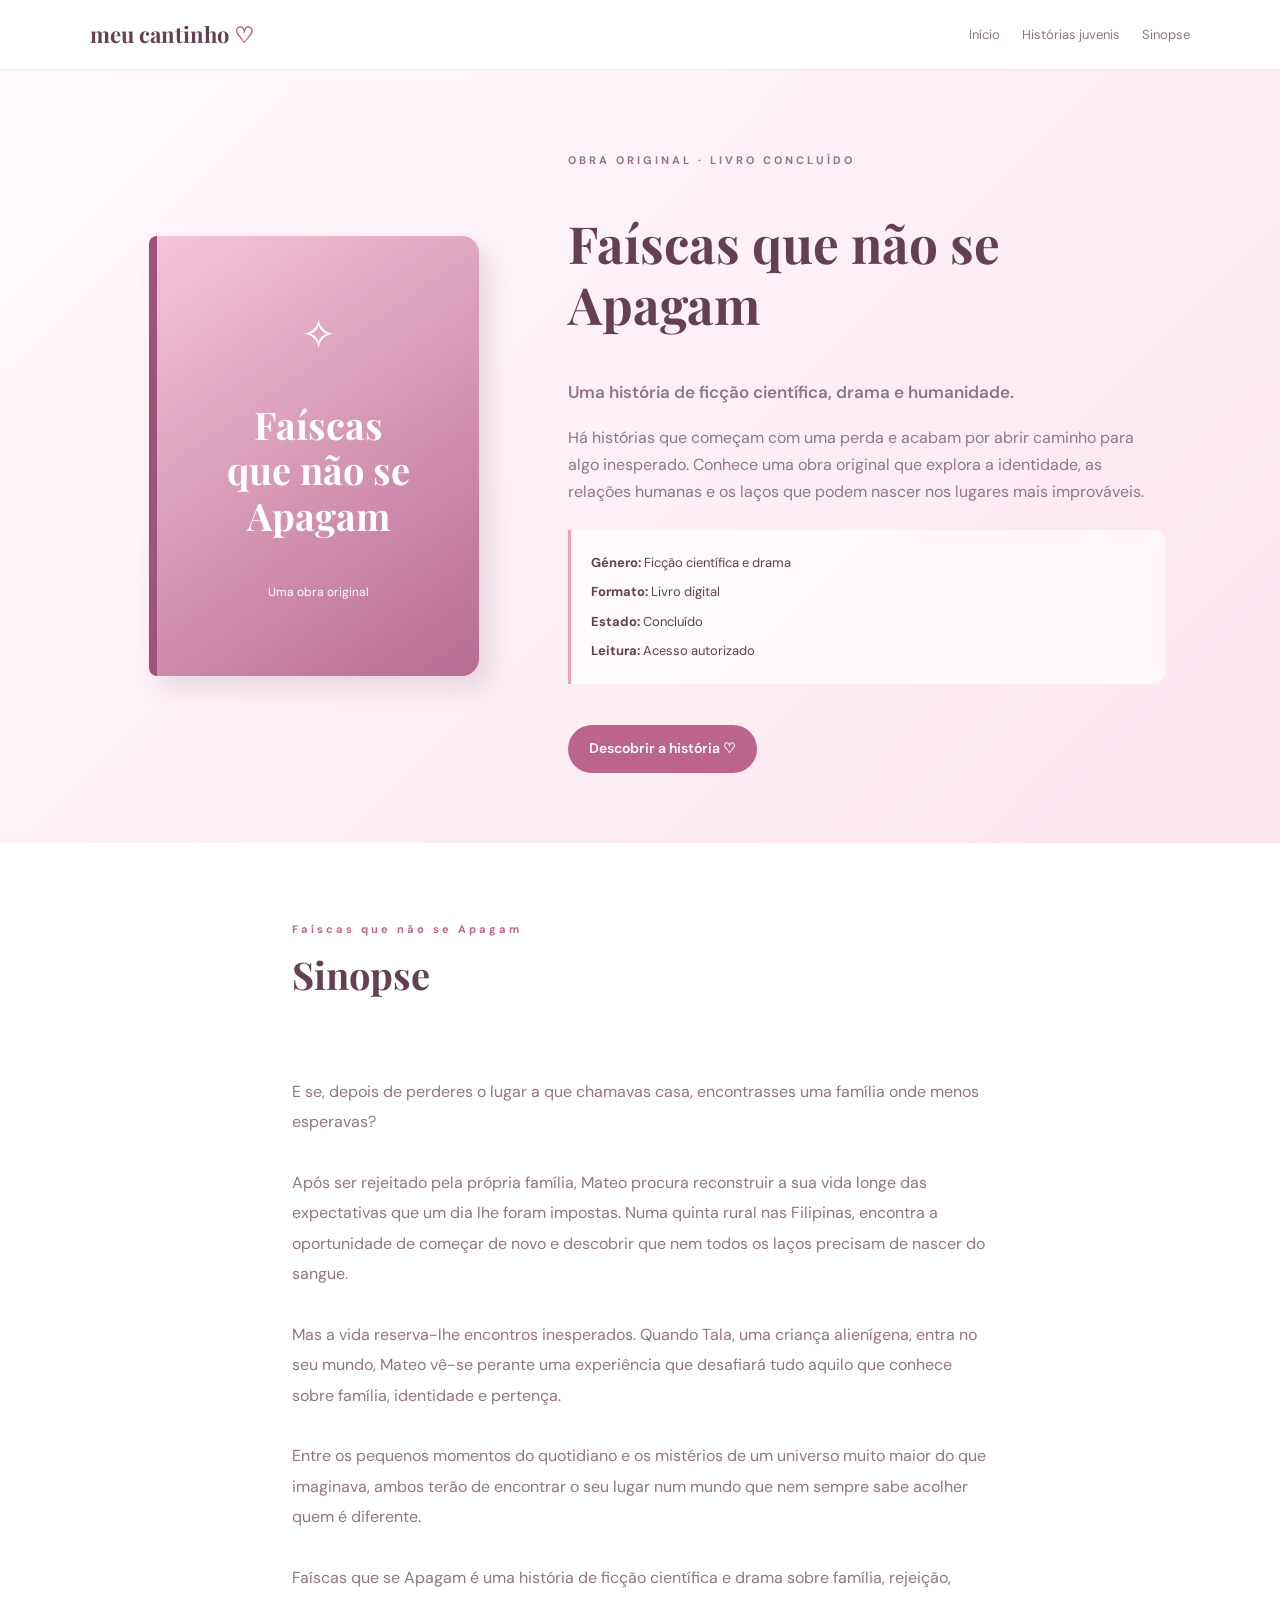
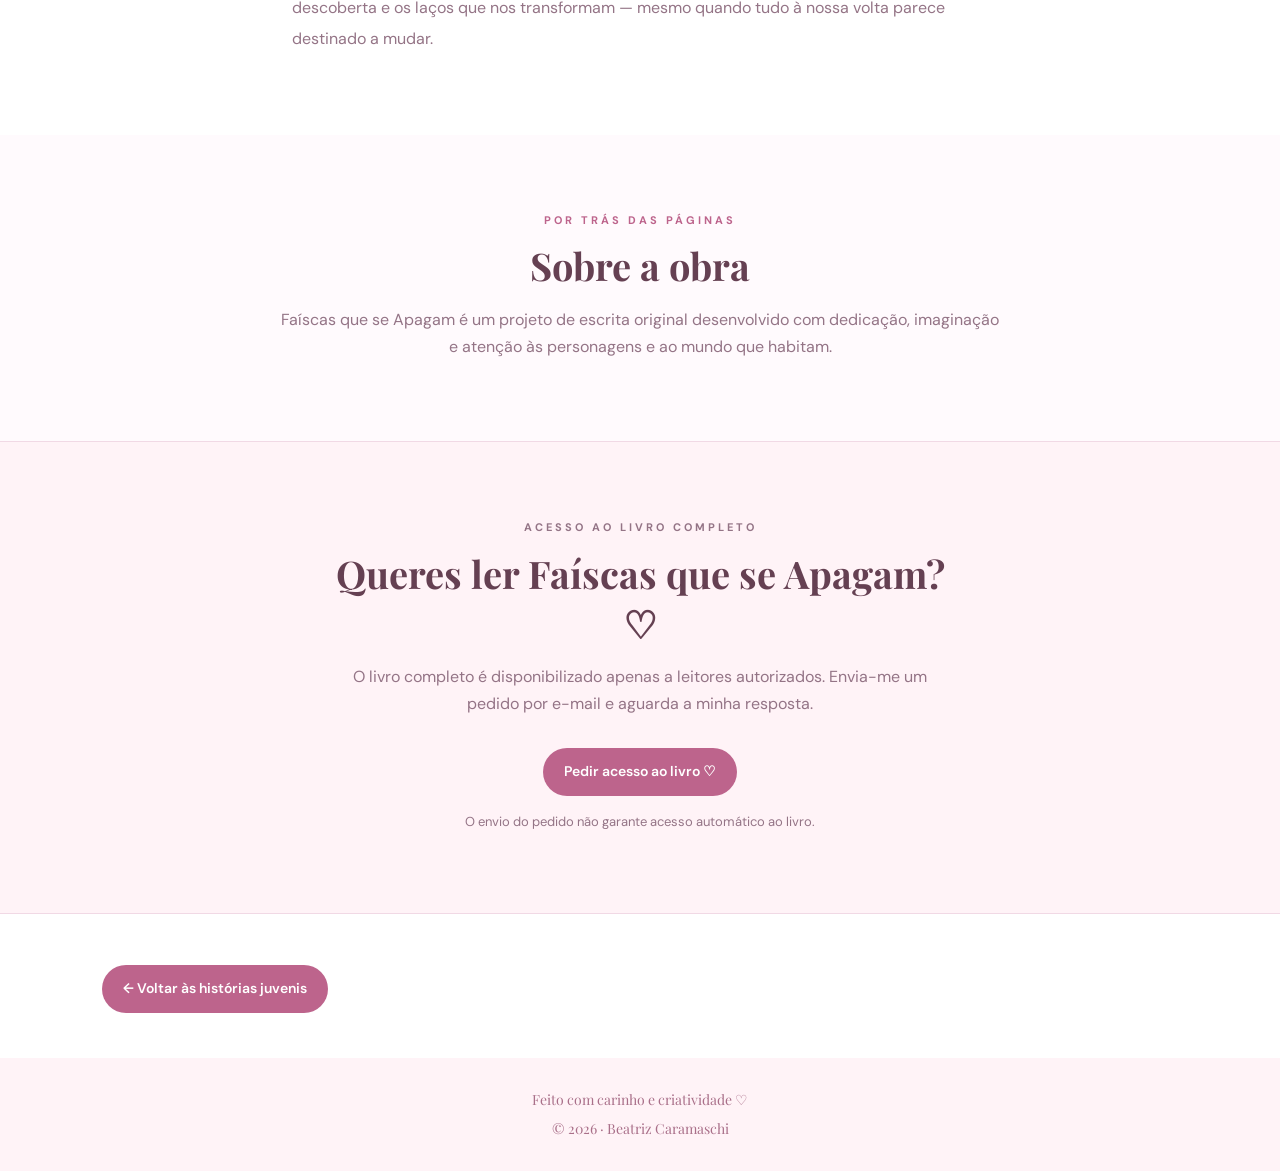
<file: paginas/faíscas-que-se-apagam.html>
<!DOCTYPE html>
<html lang="pt-PT">
<head>
  <meta charset="UTF-8">
  <meta name="viewport" content="width=device-width, initial-scale=1.0">

  <meta name="description" content="Conhece Faíscas que se Apagam, uma obra original de ficção científica e drama.">

  <title>Faíscas que se Apagam | Meu Cantinho ♡</title>
<link rel="stylesheet" href="../css/style.css">
</head>

<body>

  <header class="topo">
    <a class="logotipo" href="../index.html">
      meu cantinho <span>♡</span>
    </a>

    <nav class="navegacao">
      <a href="../index.html">Início</a>
      <a href="historias-juvenis.html">Histórias juvenis</a>
      <a href="#sinopse">Sinopse</a>
    </nav>
  </header>

  <main>

    <section class="pagina-livro">

      <div class="livro-capa">
        <!-- Substitui esta capa pela capa oficial do livro -->
        <div class="capa-provisoria">
          <span class="simbolo-livro">✧</span>
          <h2>Faíscas<br>que não se Apagam</h2>
          <p>Uma obra original</p>
        </div>
      </div>

      <div class="livro-informacao">
        <p class="etiqueta">OBRA ORIGINAL · LIVRO CONCLUÍDO</p>

        <h1>Faíscas que não se Apagam</h1>

        <p class="subtitulo-livro">
          Uma história de ficção científica, drama e humanidade.
        </p>

        <p>
          Há histórias que começam com uma perda e acabam
          por abrir caminho para algo inesperado.
          Conhece uma obra original que explora a identidade,
          as relações humanas e os laços que podem nascer
          nos lugares mais improváveis.
        </p>

        <div class="detalhes-livro">
          <p><strong>Género:</strong> Ficção científica e drama</p>
          <p><strong>Formato:</strong> Livro digital</p>
          <p><strong>Estado:</strong> Concluído</p>
          <p><strong>Leitura:</strong> Acesso autorizado</p>
        </div>

        <a class="botao-principal" href="#sinopse">
          Descobrir a história ♡
        </a>
      </div>

    </section>

    <section class="secao sinopse" id="sinopse">
      <p class="etiqueta">Faíscas que não se Apagam</p>
      <h2>Sinopse</h2>
      <p>

E se, depois de perderes o lugar a que chamavas casa, encontrasses uma família onde menos esperavas?

Após ser rejeitado pela própria família, Mateo procura reconstruir a sua vida longe das expectativas que um dia lhe foram impostas. Numa quinta rural nas Filipinas, encontra a oportunidade de começar de novo e descobrir que nem todos os laços precisam de nascer do sangue.

Mas a vida reserva-lhe encontros inesperados. Quando Tala, uma criança alienígena, entra no seu mundo, Mateo vê-se perante uma experiência que desafiará tudo aquilo que conhece sobre família, identidade e pertença.

Entre os pequenos momentos do quotidiano e os mistérios de um universo muito maior do que imaginava, ambos terão de encontrar o seu lugar num mundo que nem sempre sabe acolher quem é diferente.

Faíscas que se Apagam é uma história de ficção científica e drama sobre família, rejeição, descoberta e os laços que nos transformam — mesmo quando tudo à nossa volta parece destinado a mudar.
      </p>

    </section>

    <section class="secao sobre-obra">
      <p class="etiqueta">POR TRÁS DAS PÁGINAS</p>
      <h2>Sobre a obra</h2>

      <p>
        Faíscas que se Apagam é um projeto de escrita original
        desenvolvido com dedicação, imaginação e atenção às
        personagens e ao mundo que habitam.
      </p>
    </section>

    
<section class="secao acesso-livro" id="acesso-livro">
  <p class="etiqueta">ACESSO AO LIVRO COMPLETO</p>

  <h2>Queres ler Faíscas que se Apagam? ♡</h2>

  <p>
    O livro completo é disponibilizado apenas a leitores
    autorizados. Envia-me um pedido por e-mail e aguarda
    a minha resposta.
  </p>

  <a
    class="botao-principal"
    href="https://drive.google.com/file/d/1c8cSHHlw8Q0STi_cHXupyd4MaCjx0Bho/view?usp=drive_link"
  >
    Pedir acesso ao livro ♡
  </a>

  <p class="contacto-nota">
    O envio do pedido não garante acesso automático ao livro.
  </p>
</section>


    <section class="secao voltar">
      <a class="botao-principal" href="historias-juvenis.html">
        ← Voltar às histórias juvenis
      </a>
    </section>

  </main>

  <footer class="rodape">
    <p>Feito com carinho e criatividade ♡</p>
    <p>© 2026 · Beatriz Caramaschi</p>
  </footer>

</body>
</html>
</file>
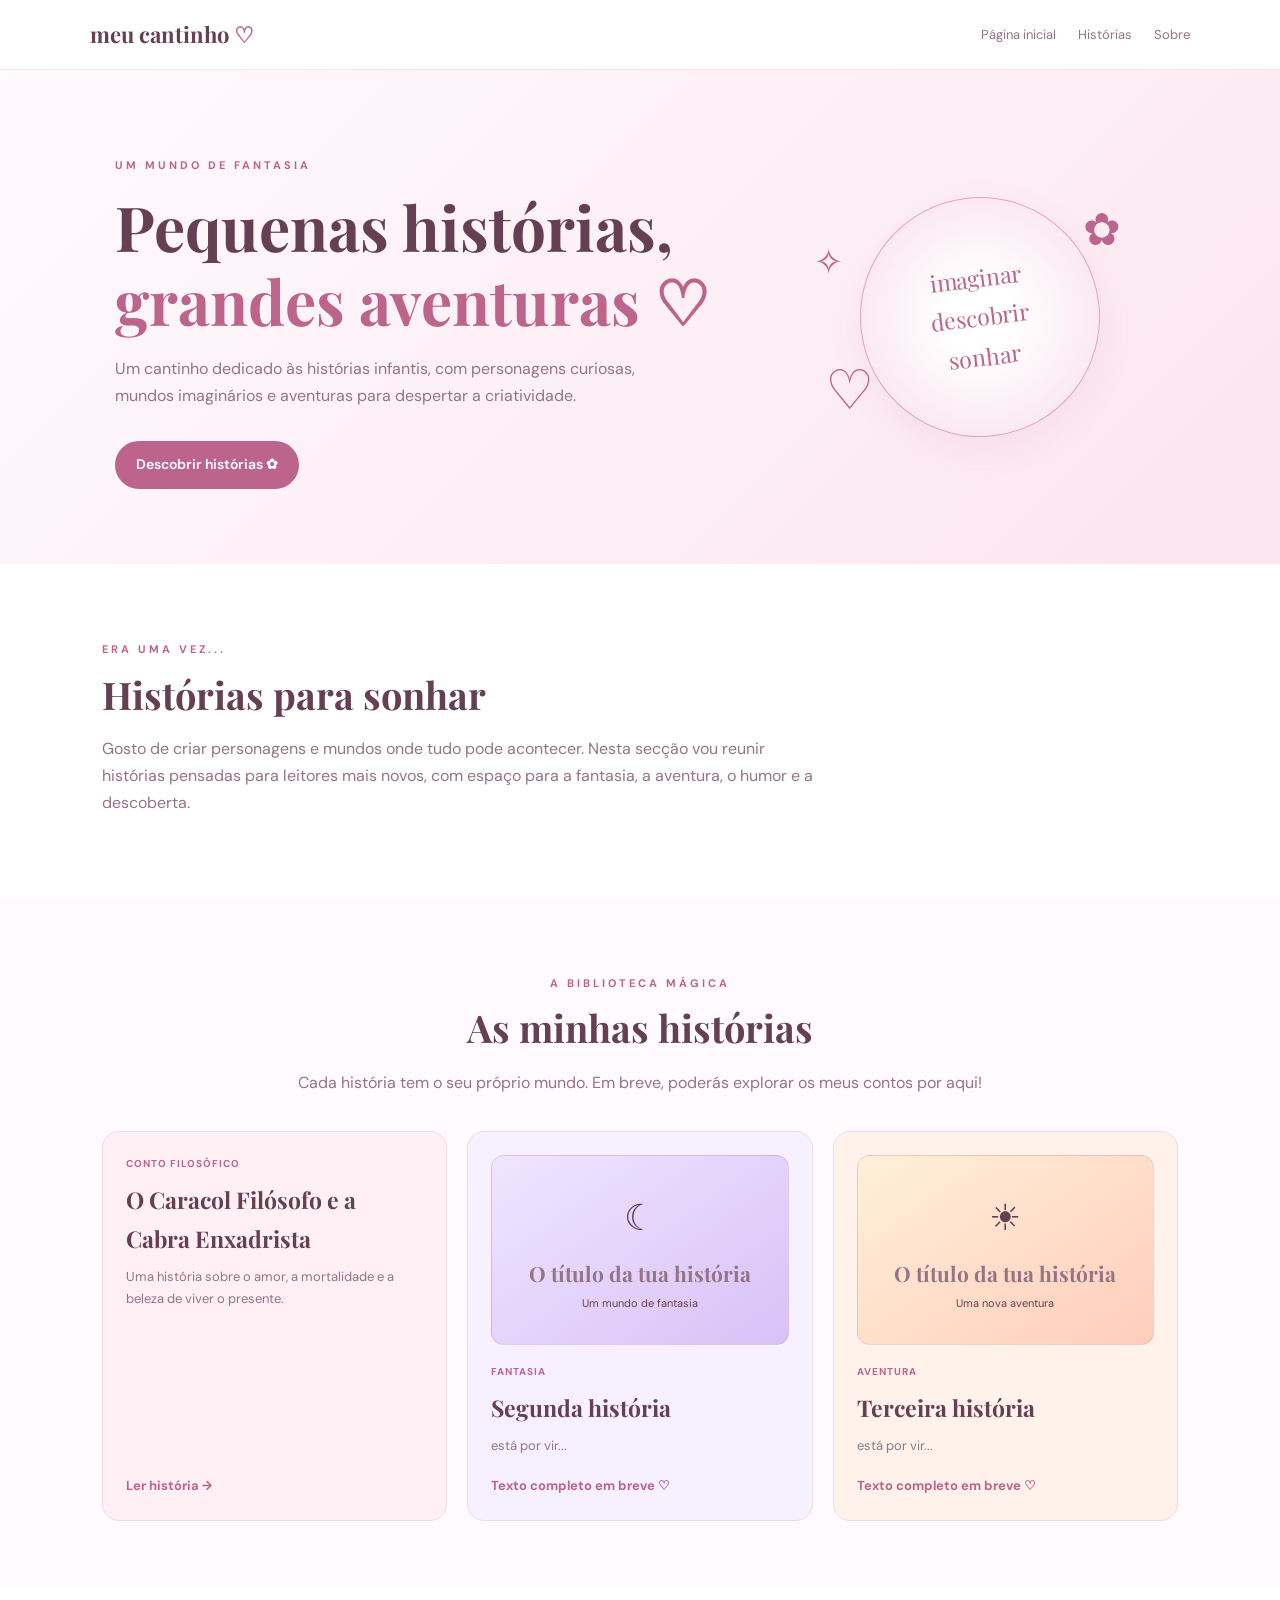
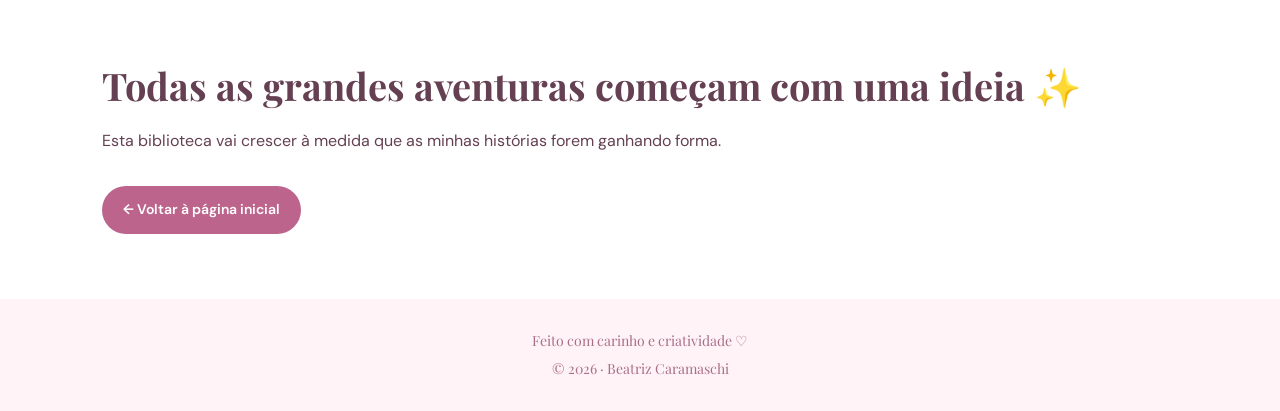
<file: paginas/historias-infantis.html>
<!DOCTYPE html>
<html lang="pt-PT">
<head>
  <meta charset="UTF-8">
  <meta name="viewport" content="width=device-width, initial-scale=1.0">
  <title>Histórias Infantis | Meu Cantinho ♡</title>
<link rel="stylesheet" href="../css/style.css">
</head>

<body>

  <header class="topo">
    <a class="logotipo" href="../index.html">
      meu cantinho <span>♡</span>
    </a>

    <nav class="navegacao">
      <a href="../index.html">Página inicial</a>
      <a href="#historias">Histórias</a>
      <a href="#sobre">Sobre</a>
    </nav>
  </header>

  <main>
    <section class="hero">
      <div class="hero-conteudo">
        <p class="etiqueta">UM MUNDO DE FANTASIA</p>

        <h1>Pequenas histórias, <span>grandes aventuras ♡</span></h1>

        <p class="hero-descricao">
          Um cantinho dedicado às histórias infantis,
          com personagens curiosas, mundos imaginários
          e aventuras para despertar a criatividade.
        </p>

        <a class="botao-principal" href="#historias">
          Descobrir histórias ✿
        </a>
      </div>

      <div class="hero-decoracao">
        <span class="flor flor-1">✿</span>
        <span class="flor flor-2">♡</span>
        <span class="flor flor-3">✧</span>

        <div class="circulo">
          <span>imaginar</span>
          <span>descobrir</span>
          <span>sonhar</span>
        </div>
      </div>
    </section>

    <section class="secao" id="sobre">
      <p class="etiqueta">ERA UMA VEZ...</p>
      <h2>Histórias para sonhar</h2>

      <p>
        Gosto de criar personagens e mundos onde tudo
        pode acontecer. Nesta secção vou reunir histórias
        pensadas para leitores mais novos, com espaço
        para a fantasia, a aventura, o humor e a descoberta.
      </p>
    </section>
    
    <section class="projetos secao" id="historias">
      <p class="etiqueta">A BIBLIOTECA MÁGICA</p>
      <h2>As minhas histórias</h2>

      <p class="introducao-secao">
        Cada história tem o seu próprio mundo.
        Em breve, poderás explorar os meus contos por aqui!
      </p>

      <div class="grelha-cartoes">


<a href="caracol-filosofo.html" class="cartao cartao-rosa">
  <span class="categoria-cartao">CONTO FILOSÓFICO</span>

  <h3>O Caracol Filósofo e a Cabra Enxadrista</h3>

  <p>
    Uma história sobre o amor, a mortalidade
    e a beleza de viver o presente.
  </p>

  <span class="link-cartao">Ler história →</span>
</a>


        <article class="cartao cartao-lilas">
          <div class="capa-historia capa-lilas">
            <span>☾</span>
            <p>O título da tua história</p>
            <small>Um mundo de fantasia</small>
          </div>

          <span class="categoria-cartao">FANTASIA</span>
          <h3>Segunda história</h3>
          <p>
            está por vir...
          </p>

          <span class="link-cartao">Texto completo em breve ♡</span>
        </article>

        <article class="cartao cartao-pessego">
          <div class="capa-historia capa-pessego">
            <span>☀</span>
            <p>O título da tua história</p>
            <small>Uma nova aventura</small>
          </div>

          <span class="categoria-cartao">AVENTURA</span>
          <h3>Terceira história</h3>
          <p>
           está por vir...
          </p>

          <span class="link-cartao">Texto completo em breve ♡</span>
        </article>

      </div>
    </section>

    <section class="secao">
      <h2>Todas as grandes aventuras começam com uma ideia ✨</h2>
      <p>
        Esta biblioteca vai crescer à medida que as minhas
        histórias forem ganhando forma.
      </p>

      <a class="botao-principal" href="../index.html">
        ← Voltar à página inicial
      </a>
    </section>
  </main>

  <footer class="rodape">
    <p>Feito com carinho e criatividade ♡</p>
    <p>© 2026 · Beatriz Caramaschi</p>
  </footer>

</body>
</html>
</file>
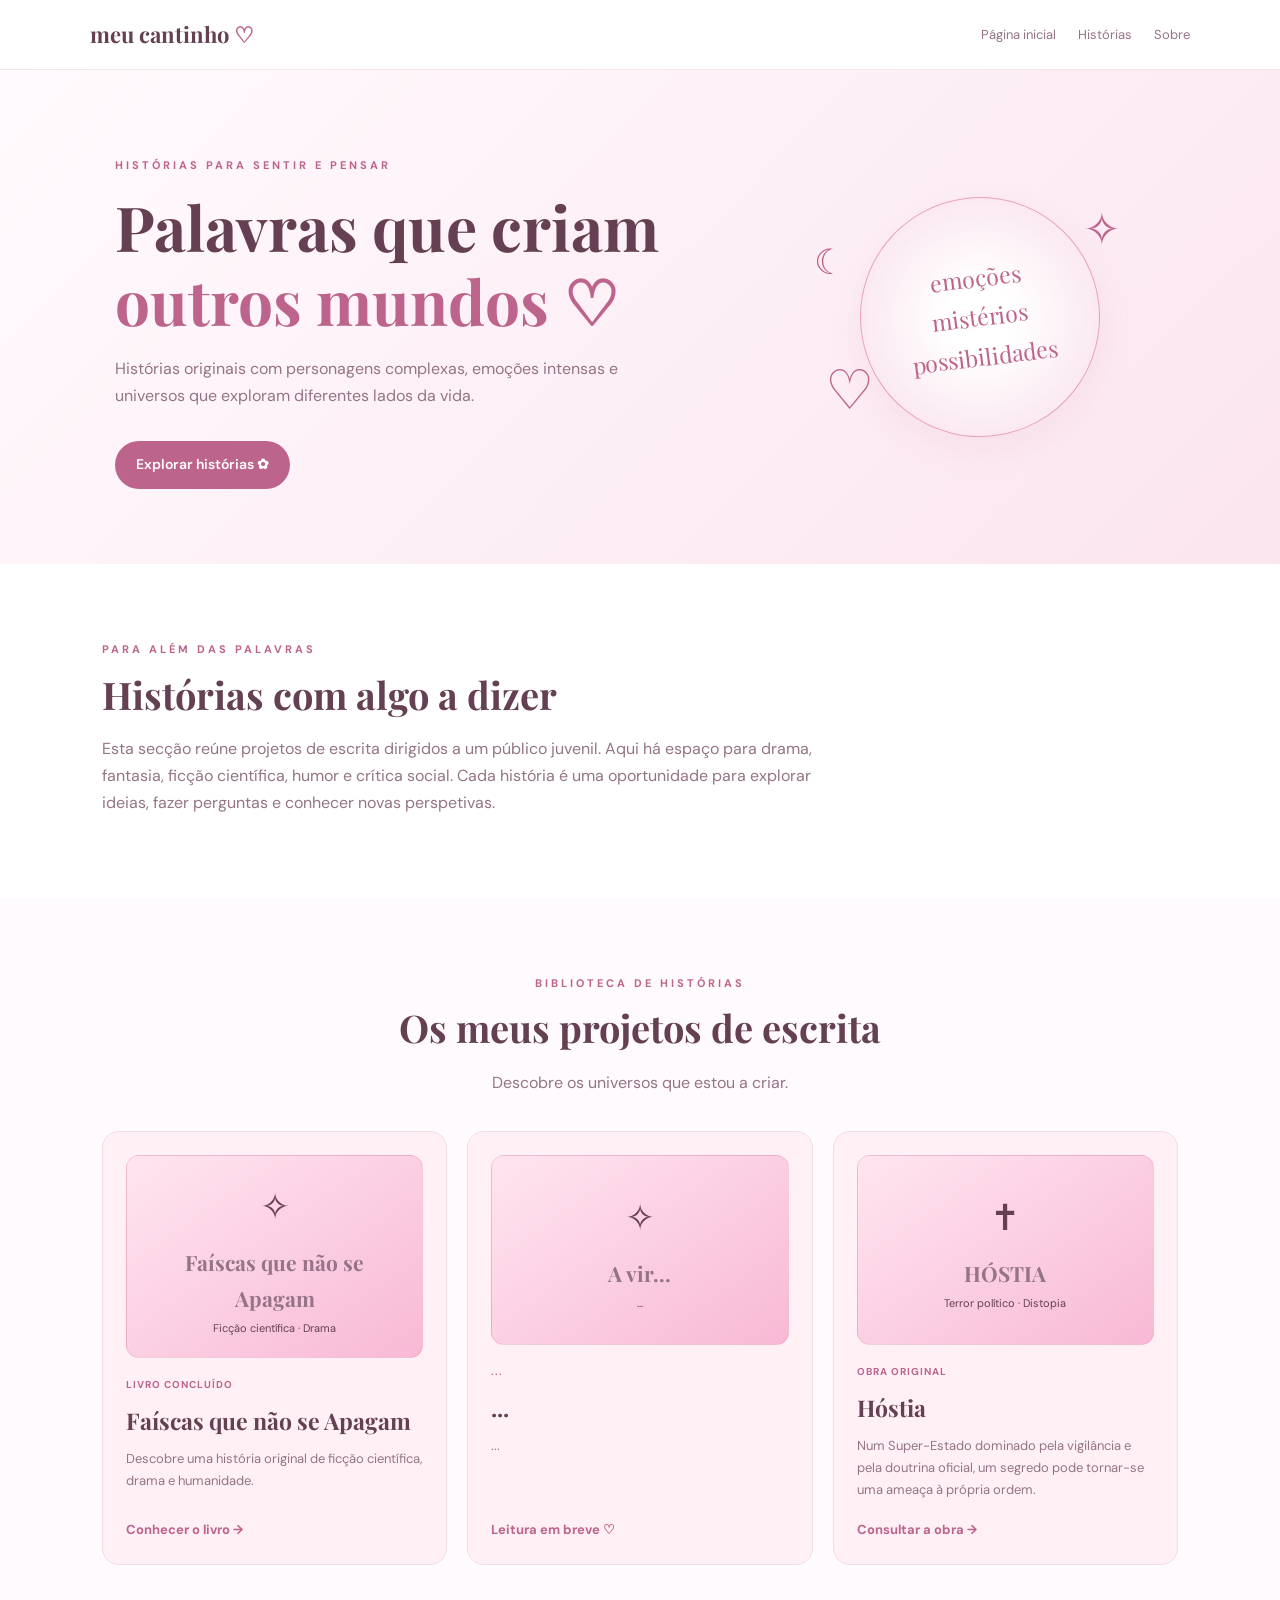
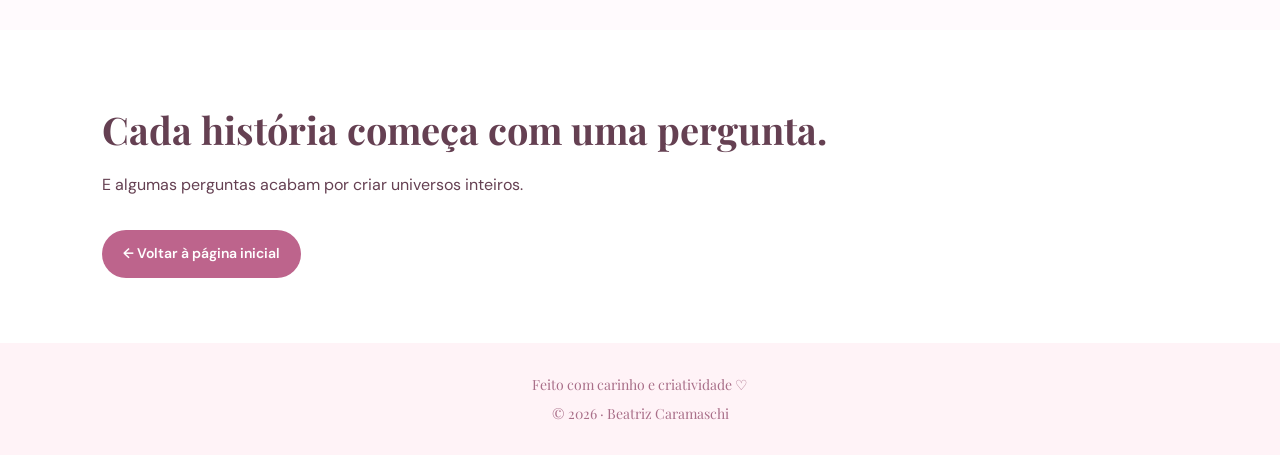
<file: paginas/historias-juvenis.html>
<!DOCTYPE html>
<html lang="pt-PT">
<head>
  <meta charset="UTF-8">
  <meta name="viewport" content="width=device-width, initial-scale=1.0">
  <title>Histórias Juvenis | Meu Cantinho ♡</title>
<link rel="stylesheet" href="../css/style.css">
</head>

<body>

  <header class="topo">
    <a class="logotipo" href="../index.html">
      meu cantinho <span>♡</span>
    </a>

    <nav class="navegacao">
      <a href="../index.html">Página inicial</a>
      <a href="#historias">Histórias</a>
      <a href="#sobre">Sobre</a>
    </nav>
  </header>

  <main>
    <section class="hero">
      <div class="hero-conteudo">
        <p class="etiqueta">HISTÓRIAS PARA SENTIR E PENSAR</p>

        <h1>Palavras que criam <span>outros mundos ♡</span></h1>

        <p class="hero-descricao">
          Histórias originais com personagens complexas,
          emoções intensas e universos que exploram
          diferentes lados da vida.
        </p>

        <a class="botao-principal" href="#historias">
          Explorar histórias ✿
        </a>
      </div>

      <div class="hero-decoracao">
        <span class="flor flor-1">✧</span>
        <span class="flor flor-2">♡</span>
        <span class="flor flor-3">☾</span>

        <div class="circulo">
          <span>emoções</span>
          <span>mistérios</span>
          <span>possibilidades</span>
        </div>
      </div>
    </section>

    <section class="secao" id="sobre">
      <p class="etiqueta">PARA ALÉM DAS PALAVRAS</p>
      <h2>Histórias com algo a dizer</h2>

      <p>
        Esta secção reúne projetos de escrita dirigidos
        a um público juvenil. Aqui há espaço para drama,
        fantasia, ficção científica, humor e crítica social.
        Cada história é uma oportunidade para explorar
        ideias, fazer perguntas e conhecer novas perspetivas.
      </p>
    </section>

    <section class="projetos secao" id="historias">
      <p class="etiqueta">BIBLIOTECA DE HISTÓRIAS</p>
      <h2>Os meus projetos de escrita</h2>

      <p class="introducao-secao">
        Descobre os universos que estou a criar.
      </p>

      
<div class="grelha-cartoes">

  <a href="faíscas-que-se-apagam.html" class="cartao cartao-rosa">
    <div class="capa-historia capa-rosa">
      <span>✧</span>
      <p>Faíscas que não se Apagam</p>
      <small>Ficção científica · Drama</small>
    </div>

    <span class="categoria-cartao">LIVRO CONCLUÍDO</span>

    <h3>Faíscas que não se Apagam</h3>

    <p>
      Descobre uma história original de ficção científica,
      drama e humanidade.
    </p>

    <span class="link-cartao">Conhecer o livro →</span>
  </a>


  <article class="cartao cartao-rosa">
    <div class="capa-historia capa-rosa">
      <span>✧</span>
      <p>A vir...</p>
      <small>...</small>
    </div>

    <span class="categoria-cartao">...</span>

    <h3>...</h3>

    <p>
      ...
    </p>

    <span class="link-cartao">Leitura em breve ♡</span>
  </article>


  <a href="hostia.html" class="cartao cartao-rosa">
    <div class="capa-historia capa-rosa">
      <span>✝</span>
      <p>HÓSTIA</p>
      <small>Terror político · Distopia</small>
    </div>

    <span class="categoria-cartao">OBRA ORIGINAL</span>

    <h3>Hóstia</h3>

    <p>
      Num Super-Estado dominado pela vigilância e pela
      doutrina oficial, um segredo pode tornar-se uma
      ameaça à própria ordem.
    </p>

    <span class="link-cartao">Consultar a obra →</span>
  </a>

</div>

    </section>

    <section class="secao">
      <h2>Cada história começa com uma pergunta.</h2>
      <p>
        E algumas perguntas acabam por criar universos inteiros.
      </p>

      <a class="botao-principal" href="../index.html">
        ← Voltar à página inicial
      </a>
    </section>
  </main>

  <footer class="rodape">
    <p>Feito com carinho e criatividade ♡</p>
    <p>© 2026 · Beatriz Caramaschi</p>
  </footer>

</body>
</html>
</file>
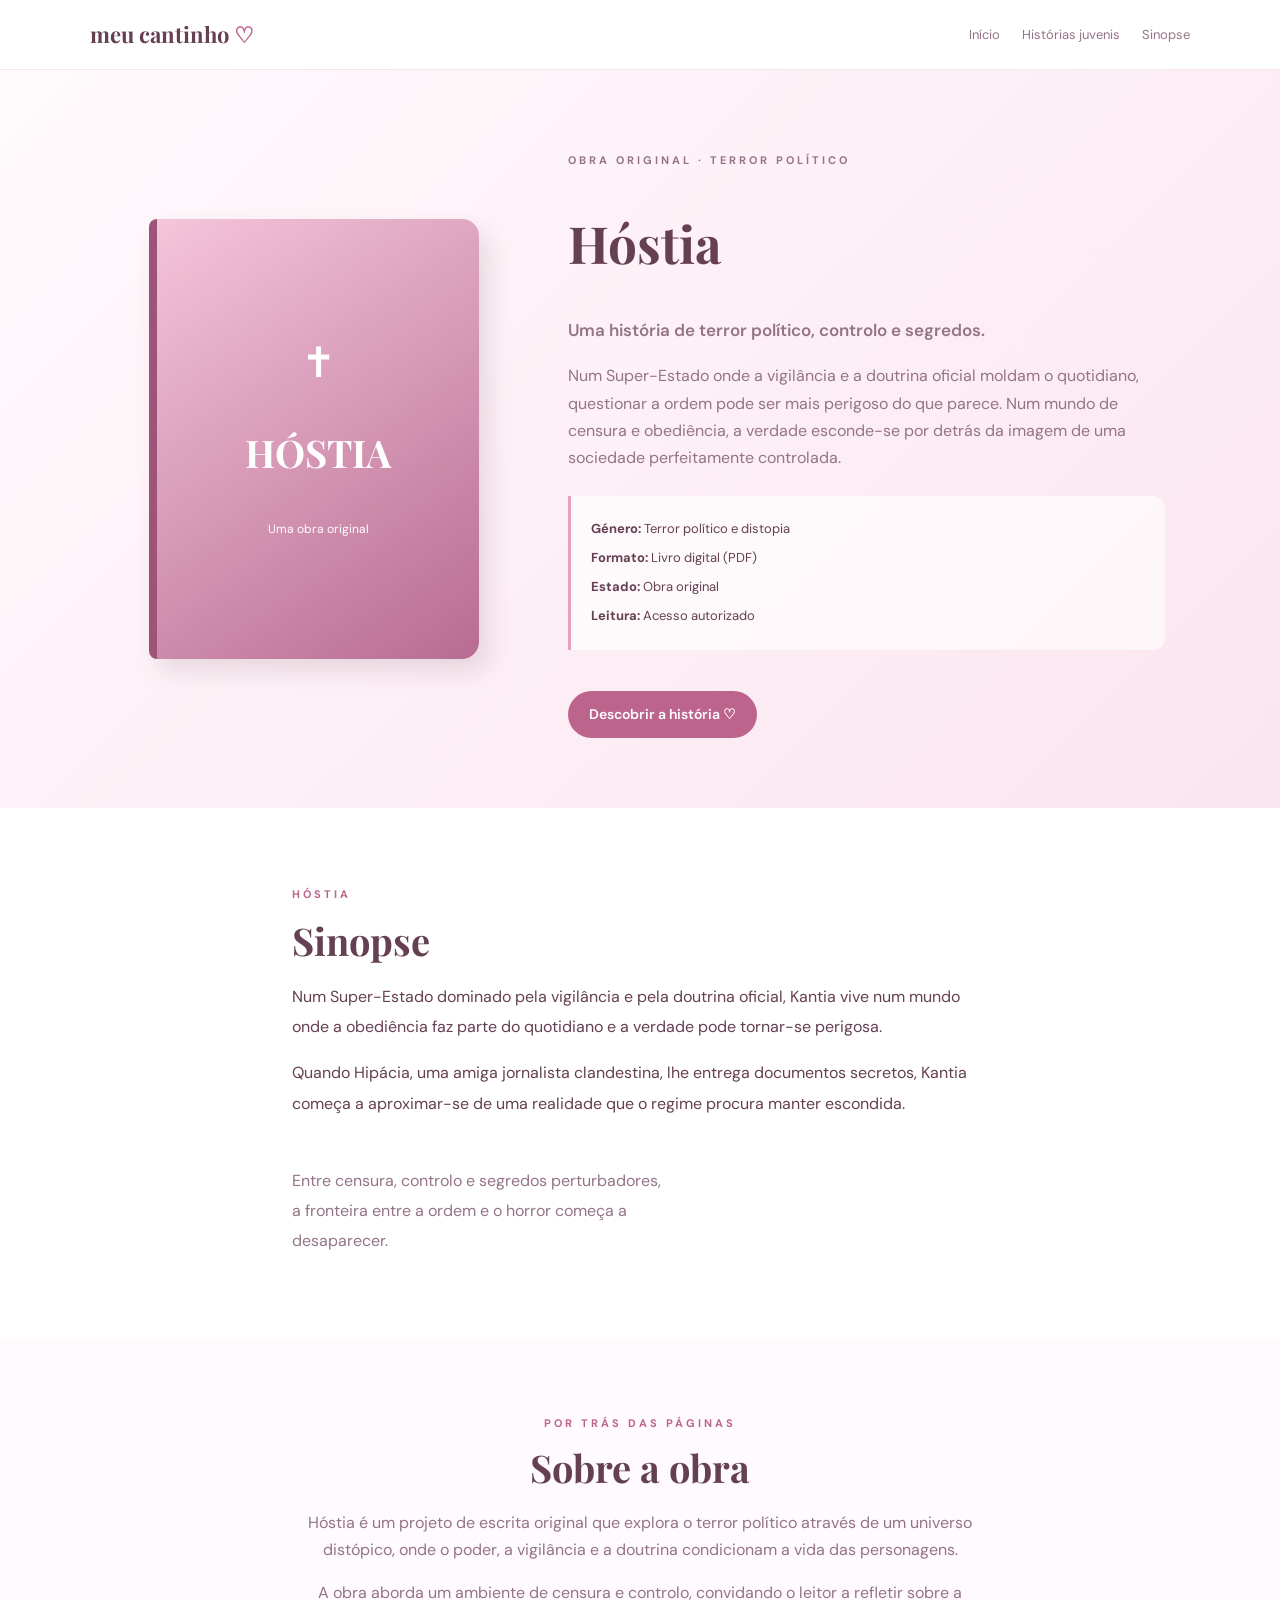
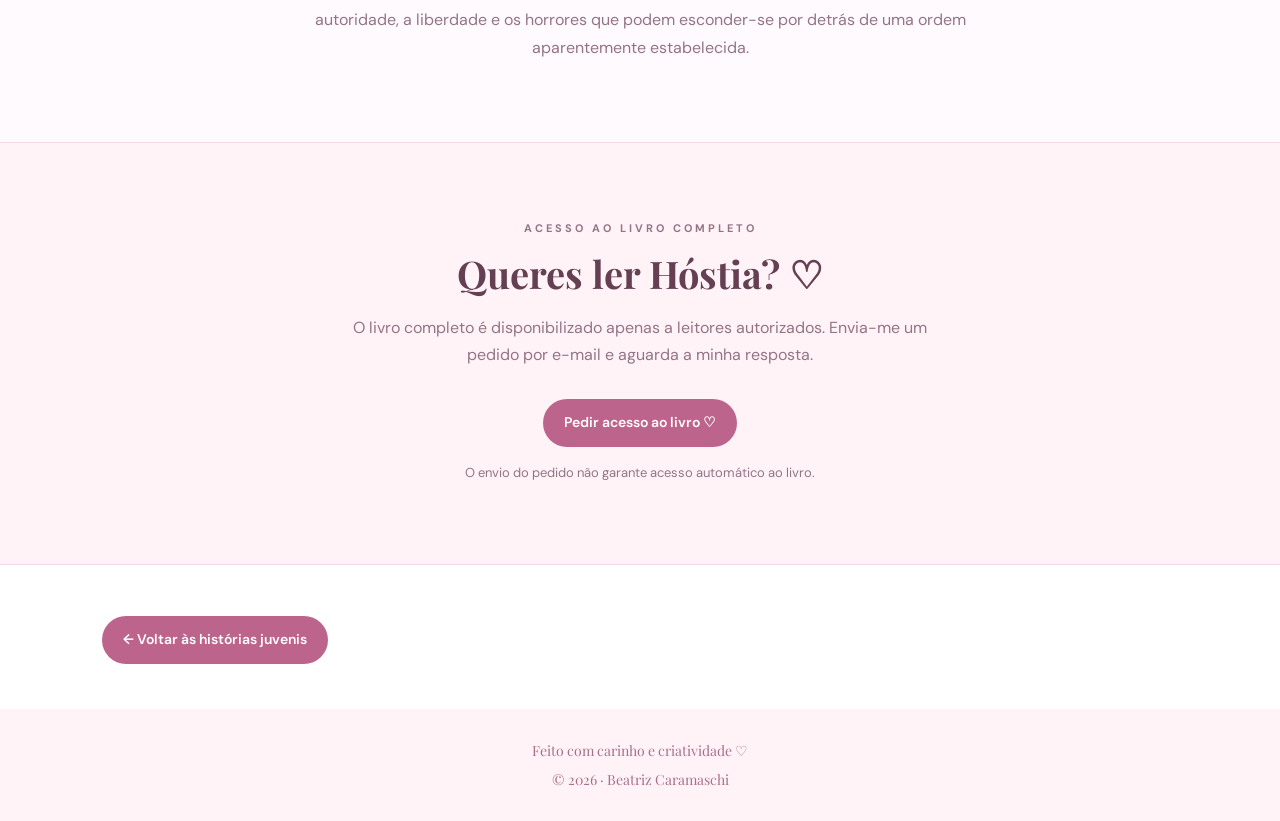
<file: paginas/hostia.html>
<!DOCTYPE html>
<html lang="pt-PT">
<head>
  <meta charset="UTF-8">
  <meta name="viewport" content="width=device-width, initial-scale=1.0">

  <meta name="description" content="Conhece Hóstia, uma obra original de terror político e distopia.">

  <title>Hóstia | Meu Cantinho ♡</title>
<link rel="stylesheet" href="../css/style.css">
</head>

<body>

  <header class="topo">
    <a class="logotipo" href="../index.html">
      meu cantinho <span>♡</span>
    </a>

    <nav class="navegacao">
      <a href="../index.html">Início</a>
      <a href="historias-juvenis.html">Histórias juvenis</a>
      <a href="#sinopse">Sinopse</a>
    </nav>
  </header>

  <main>

    <section class="pagina-livro">

      <div class="livro-capa">
        <!-- Substitui esta capa pela capa oficial de Hóstia, se tiveres uma -->
        <div class="capa-provisoria">
          <span class="simbolo-livro">✝</span>
          <h2>HÓSTIA</h2>
          <p>Uma obra original</p>
        </div>
      </div>

      <div class="livro-informacao">
        <p class="etiqueta">OBRA ORIGINAL · TERROR POLÍTICO</p>

        <h1>Hóstia</h1>

        <p class="subtitulo-livro">
          Uma história de terror político, controlo e segredos.
        </p>

        <p>
          Num Super-Estado onde a vigilância e a doutrina
          oficial moldam o quotidiano, questionar a ordem
          pode ser mais perigoso do que parece.
          Num mundo de censura e obediência, a verdade
          esconde-se por detrás da imagem de uma sociedade
          perfeitamente controlada.
        </p>

        <div class="detalhes-livro">
          <p><strong>Género:</strong> Terror político e distopia</p>
          <p><strong>Formato:</strong> Livro digital (PDF)</p>
          <p><strong>Estado:</strong> Obra original</p>
          <p><strong>Leitura:</strong> Acesso autorizado</p>
        </div>

        <a class="botao-principal" href="#sinopse">
          Descobrir a história ♡
        </a>
      </div>

    </section>

    <section class="secao sinopse" id="sinopse">
      <p class="etiqueta">HÓSTIA</p>
      <h2>Sinopse</h2>

      <p>
        Num Super-Estado dominado pela vigilância e pela
        doutrina oficial, Kantia vive num mundo onde a
        obediência faz parte do quotidiano e a verdade
        pode tornar-se perigosa.
      </p>

      <p>
        Quando Hipácia, uma amiga jornalista clandestina,
        lhe entrega documentos secretos, Kantia começa a
        aproximar-se de uma realidade que o regime procura
        manter escondida.
      </p>

      <p>
        Entre censura, controlo e segredos perturbadores,
        a fronteira entre a ordem e o horror começa a
        desaparecer.
      </p>

    </section>

    <section class="secao sobre-obra">
      <p class="etiqueta">POR TRÁS DAS PÁGINAS</p>
      <h2>Sobre a obra</h2>

      <p>
        Hóstia é um projeto de escrita original que explora
        o terror político através de um universo distópico,
        onde o poder, a vigilância e a doutrina condicionam
        a vida das personagens.
      </p>

      <p>
        A obra aborda um ambiente de censura e controlo,
        convidando o leitor a refletir sobre a autoridade,
        a liberdade e os horrores que podem esconder-se
        por detrás de uma ordem aparentemente estabelecida.
      </p>
    </section>

    <section class="secao acesso-livro" id="acesso-livro">
      <p class="etiqueta">ACESSO AO LIVRO COMPLETO</p>

      <h2>Queres ler Hóstia? ♡</h2>

      <p>
        O livro completo é disponibilizado apenas a leitores
        autorizados. Envia-me um pedido por e-mail e aguarda
        a minha resposta.
      </p>

      <!-- Substitui o endereço abaixo pelo teu e-mail -->
      <a
        class="botao-principal"
        href="https://docs.google.com/document/d/1WY6E1PqetEHqGJw9b-IZn6fv6WnnWax3LEE6msYCQTQ/edit?usp=sharing"
      >
        Pedir acesso ao livro ♡
      </a>

      <p class="contacto-nota">
        O envio do pedido não garante acesso automático ao livro.
      </p>
    </section>

    <section class="secao voltar">
      <a class="botao-principal" href="historias-juvenis.html">
        ← Voltar às histórias juvenis
      </a>
    </section>

  </main>

  <footer class="rodape">
    <p>Feito com carinho e criatividade ♡</p>
    <p>© 2026 · Beatriz Caramaschi</p>
  </footer>

</body>
</html>
</file>
<file: css/style.css>
@import url('https://fonts.googleapis.com/css2?family=DM+Sans:wght@400;500;600;700&family=Playfair+Display:wght@500;600;700&display=swap');

:root {
  --rosa: #e8a2be;
  --rosa-escuro: #bd648c;
  --rosa-claro: #fff3f7;
  --texto: #654052;
  --texto-suave: #947486;
  --branco: #ffffff;
}

* {
  box-sizing: border-box;
}

html {
  scroll-behavior: smooth;
  scroll-padding-top: 85px;
}

body {
  margin: 0;
  background: var(--branco);
  color: var(--texto);
  font-family: 'DM Sans', Arial, sans-serif;
  line-height: 1.7;
}

a {
  color: inherit;
}

.topo {
  position: sticky;
  top: 0;
  z-index: 10;
  display: flex;
  justify-content: space-between;
  align-items: center;
  gap: 20px;
  padding: 16px 7%;
  background: rgba(255, 255, 255, 0.96);
  border-bottom: 1px solid #f6e5ed;
}

.logotipo {
  text-decoration: none;
  font-family: 'Playfair Display', Georgia, serif;
  font-size: 22px;
  font-weight: 700;
}

.logotipo span {
  color: var(--rosa-escuro);
}

.navegacao {
  display: flex;
  flex-wrap: wrap;
  gap: 22px;
}

.navegacao a {
  text-decoration: none;
  color: var(--texto-suave);
  font-size: 13px;
}

.navegacao a:hover {
  color: var(--rosa-escuro);
}

.hero {
  display: grid;
  grid-template-columns: 1.4fr 0.8fr;
  align-items: center;
  gap: 35px;
  padding: 75px 9%;
  background: linear-gradient(135deg, #fffafd, #fbe5ef);
  overflow: hidden;
}

.etiqueta {
  color: var(--rosa-escuro);
  font-size: 11px;
  font-weight: 700;
  letter-spacing: 3px;
}

.hero h1 {
  font-family: 'Playfair Display', Georgia, serif;
  font-size: clamp(38px, 5vw, 62px);
  line-height: 1.2;
  margin: 15px 0;
}

.hero h1 span {
  display: block;
  color: var(--rosa-escuro);
}

.hero-descricao {
  max-width: 570px;
  color: var(--texto-suave);
  font-size: 16px;
}

.botao-principal {
  display: inline-block;
  margin-top: 16px;
  padding: 12px 21px;
  border-radius: 30px;
  background: var(--rosa-escuro);
  color: white;
  font-size: 14px;
  font-weight: 600;
  text-decoration: none;
  transition: transform 0.2s, background 0.2s;
}

.botao-principal:hover {
  transform: translateY(-3px);
  background: #a94f7c;
}

.pequena-nota {
  margin-top: 23px;
  color: var(--texto-suave);
  font-size: 12px;
}

.hero-decoracao {
  position: relative;
  min-height: 280px;
  display: flex;
  align-items: center;
  justify-content: center;
}

.circulo {
  width: 240px;
  height: 240px;
  border: 1px solid #e8a2be;
  border-radius: 50%;
  background: radial-gradient(circle, #fff 20%, #f8dce9 100%);
  display: flex;
  flex-direction: column;
  justify-content: center;
  align-items: center;
  color: var(--rosa-escuro);
  font-family: 'Playfair Display', Georgia, serif;
  font-size: 23px;
  transform: rotate(-7deg);
  box-shadow: 0 12px 35px #bd648c15;
}

.flor {
  position: absolute;
  color: var(--rosa-escuro);
  z-index: 1;
}

.flor-1 {
  top: 15px;
  right: 12%;
  font-size: 45px;
}

.flor-2 {
  bottom: 20px;
  left: 8%;
  font-size: 55px;
}

.flor-3 {
  top: 20%;
  left: 5%;
  font-size: 35px;
}

.secao {
  padding: 65px 8%;
}

.sobre {
  text-align: center;
  max-width: 900px;
  margin: auto;
}

.secao h2 {
  font-family: 'Playfair Display', Georgia, serif;
  font-size: clamp(28px, 4vw, 38px);
  line-height: 1.3;
  margin: 10px 0 15px;
}

.sobre > p:last-child {
  max-width: 680px;
  margin: auto;
  color: var(--texto-suave);
}

.projetos {
  background: #fffafd;
}

.projetos > .etiqueta,
.projetos > h2,
.introducao-secao {
  text-align: center;
}

.introducao-secao {
  color: var(--texto-suave);
  margin-bottom: 35px;
}

.grelha-cartoes {
  display: grid;
  grid-template-columns: repeat(3, minmax(0, 1fr));
  gap: 20px;
  max-width: 1100px;
  margin: 0 auto;
}

.cartao {
  display: flex;
  flex-direction: column;
  align-items: flex-start;
  padding: 23px;
  min-height: 290px;
  border: 1px solid #f0dce6;
  border-radius: 17px;
  text-decoration: none;
  transition: transform 0.2s, box-shadow 0.2s;
}

.cartao:hover {
  transform: translateY(-5px);
  box-shadow: 0 12px 25px #bd648c18;
}

.cartao-rosa {
  background: #fff0f6;
}

.cartao-lilas {
  background: #f6f0ff;
}

.cartao-pessego {
  background: #fff2eb;
}

.cartao-azul {
  background: #eef6ff;
}

.cartao-verde {
  background: #eef8f0;
}

.cartao-amarelo {
  background: #fff8e8;
}

.icone-cartao {
  font-size: 33px;
  margin-bottom: 10px;
}

.categoria-cartao {
  color: var(--rosa-escuro);
  font-size: 10px;
  font-weight: 700;
  letter-spacing: 1px;
}

.cartao h3 {
  font-family: 'Playfair Display', Georgia, serif;
  font-size: 23px;
  margin: 8px 0;
}

.cartao p {
  color: var(--texto-suave);
  font-size: 13px;
  margin: 0 0 18px;
}

.link-cartao {
  color: var(--rosa-escuro);
  font-size: 13px;
  font-weight: 700;
  margin-top: auto;
}

.contacto {
  text-align: center;
  max-width: 850px;
  margin: auto;
}

.contacto > p {
  color: var(--texto-suave);
}

.contacto-nota {
  font-size: 13px;
}

.rodape {
  padding: 25px 15px;
  text-align: center;
  background: var(--rosa-claro);
  color: #a96f89;
  font-family: 'Playfair Display', Georgia, serif;
  font-size: 14px;
}

.rodape p {
  margin: 5px;
}

@media (max-width: 800px) {
  .hero {
    grid-template-columns: 1fr;
    text-align: center;
    padding: 55px 7%;
  }

  .hero-descricao {
    margin-left: auto;
    margin-right: auto;
  }

  .hero-decoracao {
    min-height: 250px;
  }

  .grelha-cartoes {
    grid-template-columns: repeat(2, minmax(0, 1fr));
  }

  .navegacao {
    gap: 12px;
  }
}

@media (max-width: 520px) {
  .topo {
    padding: 13px 5%;
    align-items: flex-start;
    flex-direction: column;
    gap: 8px;
  }

  .navegacao {
    gap: 15px;
  }

  .navegacao a {
    font-size: 12px;
  }

  .secao {
    padding: 45px 6%;
  }

  .grelha-cartoes {
    grid-template-columns: 1fr;
  }

  .cartao {
    min-height: 250px;
  }

  .circulo {
    width: 205px;
    height: 205px;
    font-size: 20px;
  }
}

/* Espaços reservados para as futuras ilustrações */

.espaco-obra {
  width: 100%;
  min-height: 150px;
  margin-bottom: 18px;
  display: flex;
  justify-content: center;
  align-items: center;
  border: 2px dashed #e8a2be;
  border-radius: 13px;
  background: rgba(255, 255, 255, 0.65);
  font-size: 45px;
}

#sobre > p:last-child {
  max-width: 720px;
  color: var(--texto-suave);
}

/* Capas provisórias das histórias infantis */

.capa-historia {
  width: 100%;
  min-height: 190px;
  padding: 20px;
  margin-bottom: 18px;
  border-radius: 13px;
  display: flex;
  flex-direction: column;
  justify-content: center;
  align-items: center;
  text-align: center;
  color: #654052;
  border: 1px solid rgba(189, 100, 140, 0.18);
}

.capa-historia > span {
  font-size: 36px;
}

.capa-historia p {
  margin: 8px 0 2px;
  font-family: 'Playfair Display', Georgia, serif;
  font-size: 21px;
  font-weight: 700;
}

.capa-historia small {
  font-size: 11px;
}

.capa-rosa {
  background: linear-gradient(145deg, #ffe5f0, #f8b9d5);
}

.capa-lilas {
  background: linear-gradient(145deg, #f0e5ff, #d8c1f7);
}

.capa-pessego {
  background: linear-gradient(145deg, #fff0d9, #ffcdbb);
}

.capa-azul {
  background: linear-gradient(145deg, #e5f2ff, #bddcff);
}

/* Página dedicada ao livro */

.pagina-livro {
  display: grid;
  grid-template-columns: minmax(220px, 0.8fr) minmax(0, 1.2fr);
  align-items: center;
  gap: 55px;
  padding: 70px 9%;
  background: linear-gradient(135deg, #fffafd, #fbe5ef);
}

.livro-capa {
  width: 100%;
  max-width: 330px;
  margin: auto;
}

.capa-provisoria {
  aspect-ratio: 3 / 4;
  padding: 25px;
  border-radius: 8px 17px 17px 8px;
  background: linear-gradient(145deg, #f5c5da, #b76c91);
  color: white;
  box-shadow: 10px 12px 25px #65405225;
  display: flex;
  flex-direction: column;
  align-items: center;
  justify-content: center;
  text-align: center;
  border-left: 8px solid #9e5478;
}

.capa-provisoria h2 {
  font-family: 'Playfair Display', Georgia, serif;
  font-size: clamp(25px, 3vw, 38px);
  line-height: 1.2;
}

.capa-provisoria p {
  font-size: 12px;
}

.simbolo-livro {
  font-size: 42px;
}

.livro-informacao h1 {
  font-family: 'Playfair Display', Georgia, serif;
  font-size: clamp(35px, 4vw, 52px);
  line-height: 1.2;
}

.livro-informacao > p {
  color: var(--texto-suave);
}

.subtitulo-livro {
  font-size: 17px;
  font-weight: 600;
}

.detalhes-livro {
  margin: 25px 0;
  padding: 15px 20px;
  border-left: 3px solid var(--rosa);
  background: #ffffffa8;
  border-radius: 0 12px 12px 0;
}

.detalhes-livro p {
  margin: 7px 0;
  font-size: 13px;
}

.sinopse {
  max-width: 900px;
  margin: auto;
}

.sinopse > p:last-child {
  color: var(--texto-suave);
  white-space: pre-line;
}

.acesso-livro {
  text-align: center;
  background: #fff3f7;
}

.acesso-livro > p {
  color: var(--texto-suave);
}

@media (max-width: 700px) {
  .pagina-livro {
    grid-template-columns: 1fr;
    gap: 30px;
    padding: 45px 7%;
  }

  .livro-capa {
    max-width: 260px;
  }
}

/* Complementos da página Faíscas que se Apagam */

.sobre-obra {
  background: #fffafd;
  text-align: center;
}

.sobre-obra p:not(.etiqueta) {
  max-width: 720px;
  margin-left: auto;
  margin-right: auto;
  color: var(--texto-suave);
}

.sinopse {
  line-height: 1.9;
}

.acesso-livro {
  border-top: 1px solid #f1d9e5;
  border-bottom: 1px solid #f1d9e5;
}

.acesso-livro h2 {
  max-width: 650px;
  margin: 12px auto;
}

.acesso-livro > p:not(.etiqueta) {
  max-width: 620px;
  margin: 15px auto;
}

.voltar {
  padding-top: 35px;
  padding-bottom: 45px;
}

/* Página de comissões ♡ */

.preco-comissao {
  margin-top: 20px;
  color: var(--rosa-escuro);
  font-size: 1.15rem;
  font-weight: bold;
}

.nota-comissao {
  margin: 25px 0;
  padding: 18px;
  border-radius: 16px;
  background: #ffffff;
  color: var(--texto-suave);
  line-height: 1.8;
}

.tabela-comissao {
  scroll-margin-top: 30px;
}

.tabela-comissao .grelha-cartoes {
  margin-top: 25px;
}
</file>
